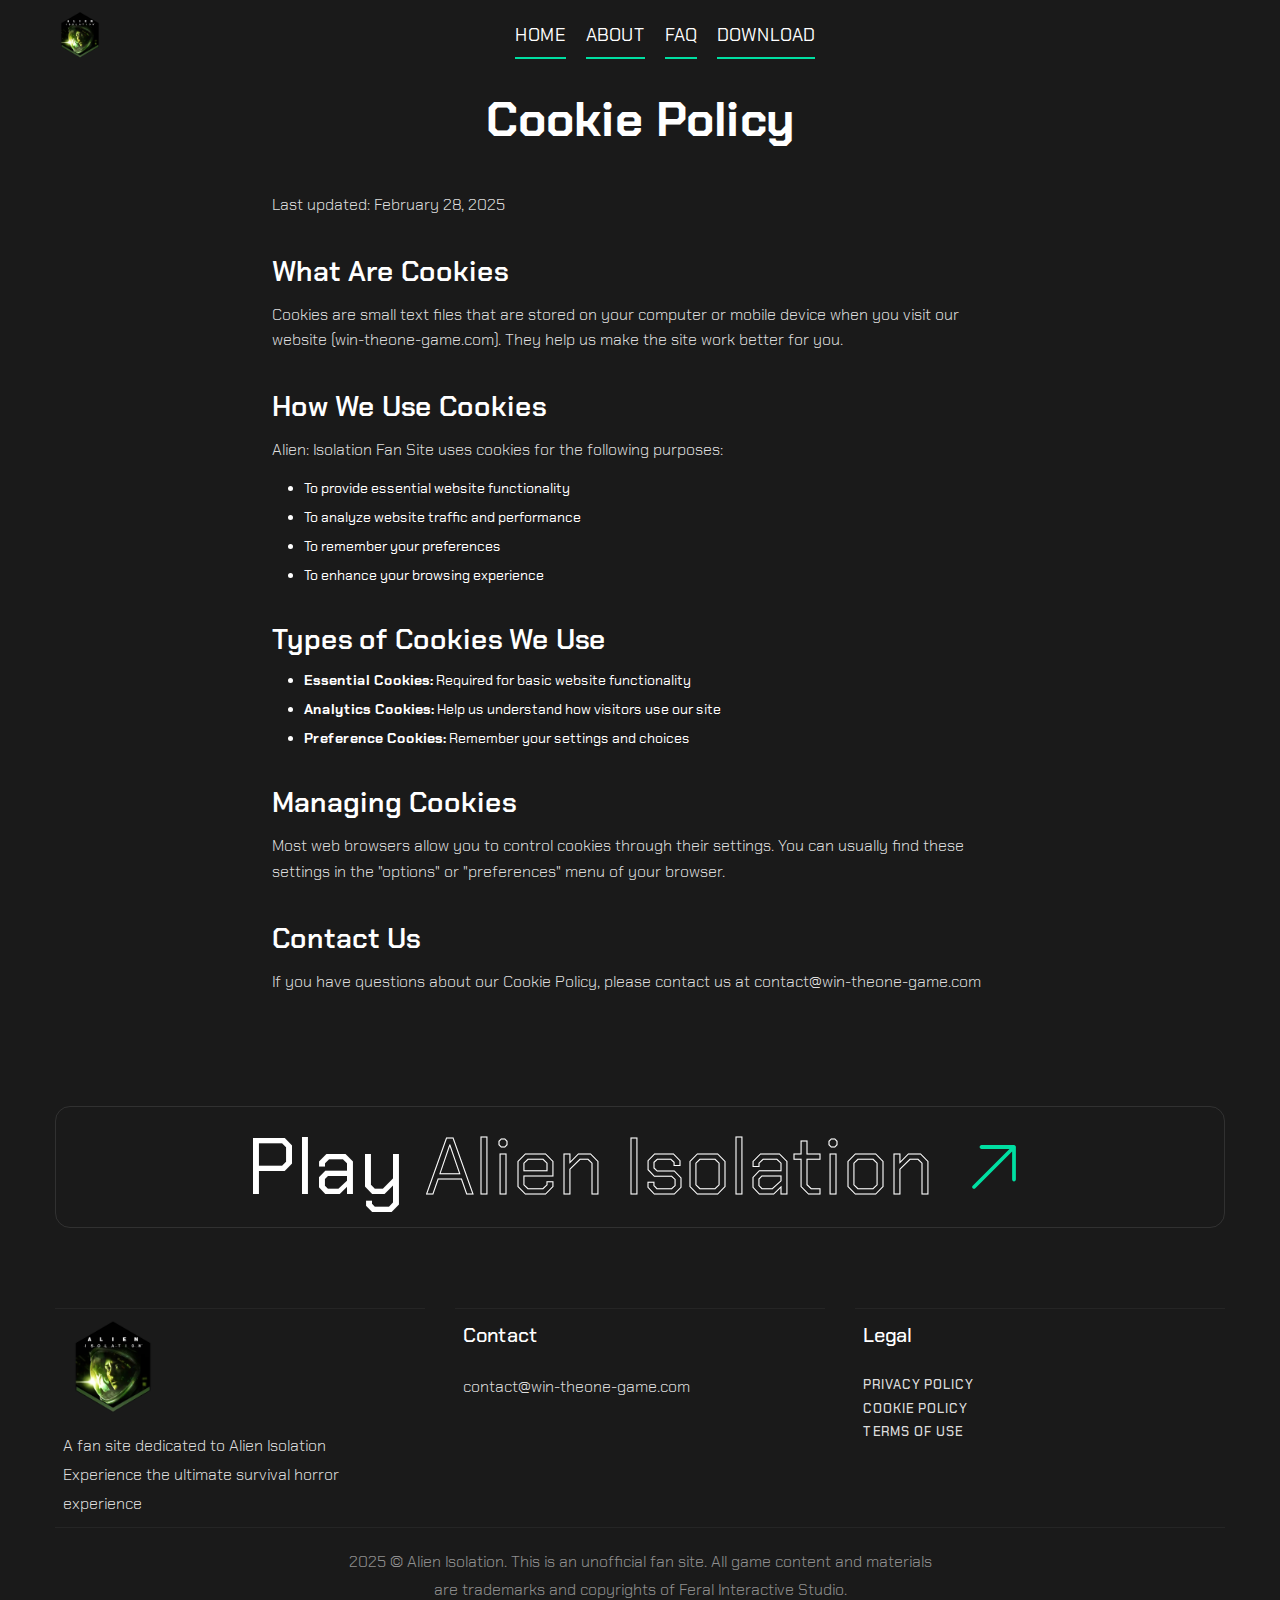
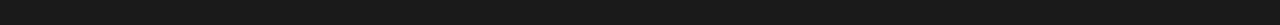
<file: cookie.html>
<!DOCTYPE html>
<html lang="en">

<head>
	<title>Cookie Policy - Alien: Isolation Fan Site</title>
	<meta charset="UTF-8">
	<meta name="viewport" content="width=device-width, initial-scale=1.0">
	<meta name="format-detection" content="telephone=no">
	<meta name="description" content="Alien: Isolation - A terrifying survival horror game where you play as Amanda Ripley. Experience true horror as you explore a desolate space station while being hunted by the perfect organism.">
	<meta name="keywords" content="Alien: Isolation, survival horror, Amanda Ripley, Sevastopol Station, stealth game, horror game, Alien game, sci-fi horror">
	<meta name="author" content="Alien: Isolation Fan Community">
	<meta property="og:title" content="Alien: Isolation - Fan Site">
	<meta property="og:description" content="Experience true survival horror as Amanda Ripley in a desperate bid to uncover the truth about your mother's disappearance while being hunted by an unstoppable alien.">
	<meta property="og:type" content="website">
	<meta property="og:url" content="https://win-theone-game.com">
	<meta property="og:image" content="img/logo.png">

	<!-- Twitter Card data -->
	<meta name="twitter:card" content="summary_large_image">
	<meta name="twitter:title" content="Alien: Isolation - Fan Site">
	<meta name="twitter:description" content="Experience true survival horror as Amanda Ripley in a desperate bid to uncover the truth about your mother's disappearance while being hunted by an unstoppable alien.">
	<meta name="twitter:image" content="img/logo.png">

	<!-- Favicon -->
	<link rel="shortcut icon" href="favicon.ico" type="image/x-icon">
	<link rel="icon" href="favicon.ico" type="image/x-icon">

	<!-- Theme Colors -->
	<meta name="theme-color" content="#1a1a1a">

	<!-- Stylesheets -->
	<link rel="stylesheet" href="css/style.min.css?_v=20250303104146">

	<!-- Font Awesome -->
	<link rel="stylesheet" href="https://cdnjs.cloudflare.com/ajax/libs/font-awesome/6.7.1/css/all.min.css?_v=20250226123916" integrity="sha512-5Hs3dF2AEPkpNAR7UiOHba+lRSJNeM2ECkwxUIxC1Q/FLycGTbNapWXB4tP889k5T5Ju8fs4b1P5z/iB4nMfSQ==" crossorigin="anonymous" referrerpolicy="no-referrer" />
</head>

<body>
	<div class="wrapper">
		<header data-scroll="120" data-scroll-show class="header">
			<div class="header__container">
				<div class="header__wrapper">
					<a href="index.html" class="header__logo">
						<!-- <svg xmlns="http://www.w3.org/2000/svg" width="800px" height="800px" viewBox="0 0 48 48">
                    <defs>
                        <style>.a {
                            fill: none;
                            stroke: #fff;
                            stroke-linecap: round;
                            stroke-linejoin: round;
                        }</style>
                    </defs>
                    <circle class="a" cx="24" cy="24" r="21.5"/>
                    <path class="a"
                          d="M7.1562,37.3617c6.68-13.4223,19.09-20.5881,21.4016-19.1306,1.6952,1.1638,2.6641,14.5061-2.9941,27.212"/>
                    <path class="a"
                          d="M3.9276,16.2961c.9415-1.7942,1.9659-3.5009,3.0476-3.5325,1.0453-.0307,4.8246,5.95,7.35,14.23"/>
                    <path class="a"
                          d="M20.0551,21.7892c-.0775-3.1524-1.3462-7.1971-2.2507-7.41-1.4-.33-4.8277,2.1706-6.5654,4.6194"/>
                    <path class="a"
                          d="M28.7362,35.6317c3.5856.8641,8.4094,3.8208,8.3376,4.3269a6.1365,6.1365,0,0,1-2.287,2.64"/>
                    <path class="a"
                          d="M34.4259,38.0126c4.0153-4.2419,4.7524-9.2731,4.2931-9.8636s-4.5346-.73-8.93-.1143"/>
                    <path class="a" d="M15.9921,25.2789s1.92-1.6241,2.595-1.388c.6932.2427,3.48,10.3376.4987,21.04"/>
                </svg> -->

						<picture><source srcset="img/logo.webp" type="image/webp"><img src="img/logo.png" alt="Image"></picture>
					</a>
					<div class="header__menu menu">
						<nav class="menu__body">
							<ul class="menu__list SMN_effect-43">
								<li class="menu__item">
									<a href="index.html#home" class="menu__link">
										Home
									</a>
								</li>
								<li class="menu__item">
									<a href="index.html#intro" class="menu__link">
										About
									</a>
								</li>
								<li class="menu__item">
									<a href="index.html#faq" class="menu__link">
										FAQ
									</a>
								</li>
								<li class="menu__item">
									<a href="index.html#download" class="menu__link">
										Download
									</a>
								</li>
							</ul>
						</nav>
					</div>
					<div class="header__actions">
						<button type="button" class="menu__icon icon-menu"><span></span></button>
					</div>
				</div>
			</div>
		</header>
		<main class="page">
			<section class="legal-page">
				<div class="legal-page__container">
					<h1 class="legal-page__title">Cookie Policy</h1>
					<div class="legal-page__content">
						<p>Last updated: February 28, 2025</p>

						<h2>What Are Cookies</h2>
						<p>Cookies are small text files that are stored on your computer or mobile device when you visit our website (win-theone-game.com). They help us make the site work better for you.</p>

						<h2>How We Use Cookies</h2>
						<p>Alien: Isolation Fan Site uses cookies for the following purposes:</p>
						<ul>
							<li>To provide essential website functionality</li>
							<li>To analyze website traffic and performance</li>
							<li>To remember your preferences</li>
							<li>To enhance your browsing experience</li>
						</ul>

						<h2>Types of Cookies We Use</h2>
						<ul>
							<li><strong>Essential Cookies:</strong> Required for basic website functionality</li>
							<li><strong>Analytics Cookies:</strong> Help us understand how visitors use our site</li>
							<li><strong>Preference Cookies:</strong> Remember your settings and choices</li>
						</ul>

						<h2>Managing Cookies</h2>
						<p>Most web browsers allow you to control cookies through their settings. You can usually find these settings in the "options" or "preferences" menu of your browser.</p>

						<h2>Contact Us</h2>
						<p>If you have questions about our Cookie Policy, please contact us at contact@win-theone-game.com</p>
					</div>
				</div>
			</section>
		</main>
		<footer class="footer">
			<div class="footer__container">
				<div class="footer__call-box">
					<h2>
						<a href="index.html#download">
							Play <span class="stroke">Alien Isolation</span>
							<svg width="18" height="18" viewBox="0 0 18 18" fill="none" xmlns="http://www.w3.org/2000/svg">
								<path d="M13.922 4.5V11.8125C13.922 11.9244 13.8776 12.0317 13.7985 12.1108C13.7193 12.1899 13.612 12.2344 13.5002 12.2344C13.3883 12.2344 13.281 12.1899 13.2018 12.1108C13.1227 12.0317 13.0783 11.9244 13.0783 11.8125V5.51953L4.79547 13.7953C4.71715 13.8736 4.61092 13.9176 4.50015 13.9176C4.38939 13.9176 4.28316 13.8736 4.20484 13.7953C4.12652 13.717 4.08252 13.6108 4.08252 13.5C4.08252 13.3892 4.12652 13.283 4.20484 13.2047L12.4806 4.92188H6.18765C6.07577 4.92188 5.96846 4.87743 5.88934 4.79831C5.81023 4.71919 5.76578 4.61189 5.76578 4.5C5.76578 4.38811 5.81023 4.28081 5.88934 4.20169C5.96846 4.12257 6.07577 4.07813 6.18765 4.07812H13.5002C13.612 4.07813 13.7193 4.12257 13.7985 4.20169C13.8776 4.28081 13.922 4.38811 13.922 4.5Z" fill="currentColor"></path>
							</svg>
						</a>
					</h2>
				</div>
				<div class="footer__sub sub-footer">
					<div class="sub-footer__item">
						<div class="sub-footer__text">
							<div class="sub-footer__logo">
								<picture><source srcset="img/logo.webp" type="image/webp"><img src="img/logo.png" alt="Alien Isolation logo"></picture>
							</div>
							<p>
								A fan site dedicated to Alien Isolation <br>
								Experience the ultimate survival horror experience
							</p>
						</div>
					</div>
					<div class="sub-footer__item">
						<div class="sub-footer__title">
							<h6>
								Contact
							</h6>
						</div>
						<div class="sub-footer__text">
							<a class="sub-footer__email" href="mailto:contact@win-theone-game.com">contact@win-theone-game.com</a>
						</div>
					</div>
					<div class="sub-footer__item">
						<div class="sub-footer__title">
							<h6>
								Legal
							</h6>
						</div>
						<div class="sub-footer__text">
							<ul>
								<li>
									<a class="sub-footer__link" href="privacy.html">
										Privacy Policy
									</a>
								</li>
								<li>
									<a class="sub-footer__link" href="cookie.html">
										Cookie Policy
									</a>
								</li>
								<li>
									<a class="sub-footer__link" href="terms.html">
										Terms of Use
									</a>
								</li>
							</ul>
						</div>
					</div>
				</div>
				<div class="footer__row">
					<div class="footer__copy">
						<p>2025 &copy; Alien Isolation. This is an unofficial fan site. All game content and
							materials are trademarks and copyrights of Feral Interactive Studio.</p>
					</div>
				</div>
			</div>
		</footer>

		<div class="cookie-card" id="cookie-uk">
			<div class="cookie-wrapper">
				<img alt="Cookie Policy" id="cookieSvg" src="img/cookie.svg" />
				<p class="cookie-cookieHeading">We use cookies</p>
				<p class="cookie-cookieDescription">
					This website uses cookies to enhance your browsing experience. You can adjust cookie settings in your
					browser.
				</p>
				<div class="cookie-buttonContainer">
					<button class="cookie-acceptButton">Allow</button>
					<button class="cookie-declineButton">Decline</button>
				</div>
			</div>
			<div class="bg-pattern"></div>
		</div>
	</div>
	<script src="js/app.min.js?_v=20250303104146"></script>
</body>

</html>
</file>
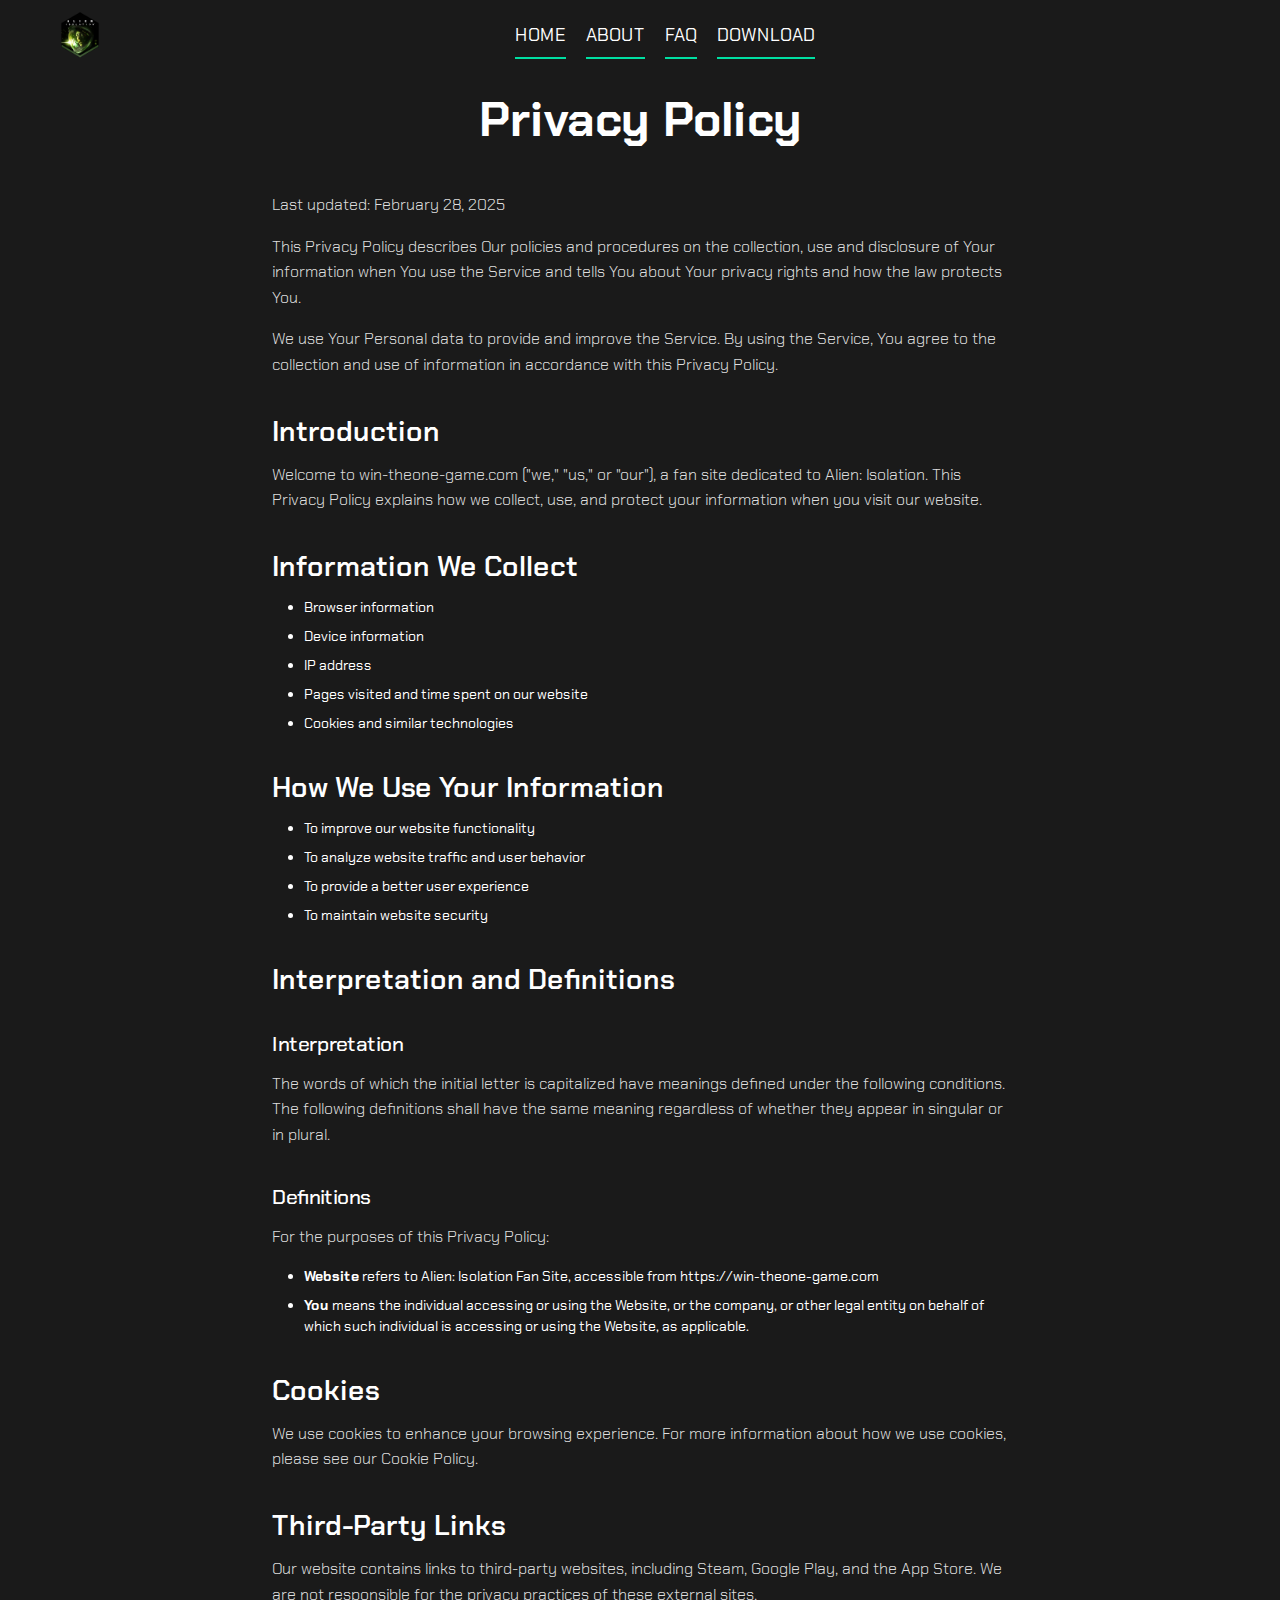
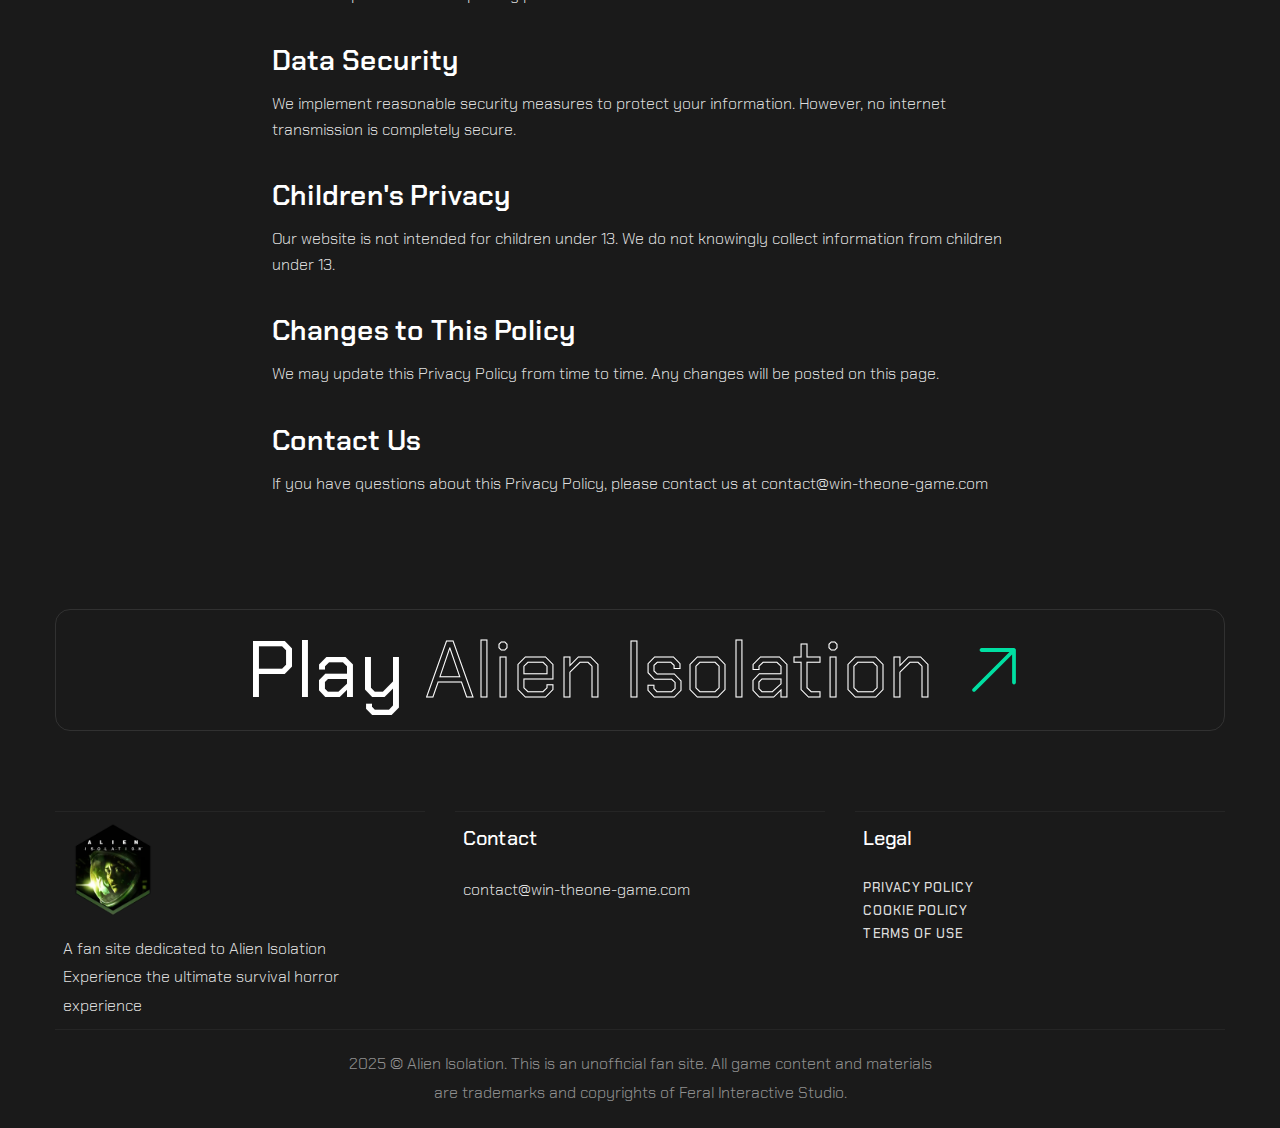
<file: privacy.html>
<!DOCTYPE html>
<html lang="en">

<head>
	<title>Privacy Policy - Alien: Isolation Fan Site</title>
	<meta charset="UTF-8">
	<meta name="viewport" content="width=device-width, initial-scale=1.0">
	<meta name="format-detection" content="telephone=no">
	<meta name="description" content="Alien: Isolation - A terrifying survival horror game where you play as Amanda Ripley. Experience true horror as you explore a desolate space station while being hunted by the perfect organism.">
	<meta name="keywords" content="Alien: Isolation, survival horror, Amanda Ripley, Sevastopol Station, stealth game, horror game, Alien game, sci-fi horror">
	<meta name="author" content="Alien: Isolation Fan Community">
	<meta property="og:title" content="Alien: Isolation - Fan Site">
	<meta property="og:description" content="Experience true survival horror as Amanda Ripley in a desperate bid to uncover the truth about your mother's disappearance while being hunted by an unstoppable alien.">
	<meta property="og:type" content="website">
	<meta property="og:url" content="https://win-theone-game.com">
	<meta property="og:image" content="img/logo.png">

	<!-- Twitter Card data -->
	<meta name="twitter:card" content="summary_large_image">
	<meta name="twitter:title" content="Alien: Isolation - Fan Site">
	<meta name="twitter:description" content="Experience true survival horror as Amanda Ripley in a desperate bid to uncover the truth about your mother's disappearance while being hunted by an unstoppable alien.">
	<meta name="twitter:image" content="img/logo.png">

	<!-- Favicon -->
	<link rel="shortcut icon" href="favicon.ico" type="image/x-icon">
	<link rel="icon" href="favicon.ico" type="image/x-icon">

	<!-- Theme Colors -->
	<meta name="theme-color" content="#1a1a1a">

	<!-- Stylesheets -->
	<link rel="stylesheet" href="css/style.min.css?_v=20250303104146">

	<!-- Font Awesome -->
	<link rel="stylesheet" href="https://cdnjs.cloudflare.com/ajax/libs/font-awesome/6.7.1/css/all.min.css?_v=20250226123916" integrity="sha512-5Hs3dF2AEPkpNAR7UiOHba+lRSJNeM2ECkwxUIxC1Q/FLycGTbNapWXB4tP889k5T5Ju8fs4b1P5z/iB4nMfSQ==" crossorigin="anonymous" referrerpolicy="no-referrer" />
</head>

<body>
	<div class="wrapper">
		<header data-scroll="120" data-scroll-show class="header">
			<div class="header__container">
				<div class="header__wrapper">
					<a href="index.html" class="header__logo">
						<!-- <svg xmlns="http://www.w3.org/2000/svg" width="800px" height="800px" viewBox="0 0 48 48">
                    <defs>
                        <style>.a {
                            fill: none;
                            stroke: #fff;
                            stroke-linecap: round;
                            stroke-linejoin: round;
                        }</style>
                    </defs>
                    <circle class="a" cx="24" cy="24" r="21.5"/>
                    <path class="a"
                          d="M7.1562,37.3617c6.68-13.4223,19.09-20.5881,21.4016-19.1306,1.6952,1.1638,2.6641,14.5061-2.9941,27.212"/>
                    <path class="a"
                          d="M3.9276,16.2961c.9415-1.7942,1.9659-3.5009,3.0476-3.5325,1.0453-.0307,4.8246,5.95,7.35,14.23"/>
                    <path class="a"
                          d="M20.0551,21.7892c-.0775-3.1524-1.3462-7.1971-2.2507-7.41-1.4-.33-4.8277,2.1706-6.5654,4.6194"/>
                    <path class="a"
                          d="M28.7362,35.6317c3.5856.8641,8.4094,3.8208,8.3376,4.3269a6.1365,6.1365,0,0,1-2.287,2.64"/>
                    <path class="a"
                          d="M34.4259,38.0126c4.0153-4.2419,4.7524-9.2731,4.2931-9.8636s-4.5346-.73-8.93-.1143"/>
                    <path class="a" d="M15.9921,25.2789s1.92-1.6241,2.595-1.388c.6932.2427,3.48,10.3376.4987,21.04"/>
                </svg> -->

						<picture><source srcset="img/logo.webp" type="image/webp"><img src="img/logo.png" alt="Image"></picture>
					</a>
					<div class="header__menu menu">
						<nav class="menu__body">
							<ul class="menu__list SMN_effect-43">
								<li class="menu__item">
									<a href="index.html#home" class="menu__link">
										Home
									</a>
								</li>
								<li class="menu__item">
									<a href="index.html#intro" class="menu__link">
										About
									</a>
								</li>
								<li class="menu__item">
									<a href="index.html#faq" class="menu__link">
										FAQ
									</a>
								</li>
								<li class="menu__item">
									<a href="index.html#download" class="menu__link">
										Download
									</a>
								</li>
							</ul>
						</nav>
					</div>
					<div class="header__actions">
						<button type="button" class="menu__icon icon-menu"><span></span></button>
					</div>
				</div>
			</div>
		</header>
		<main class="page">
			<section class="legal-page">
				<div class="legal-page__container">
					<h1 class="legal-page__title">Privacy Policy</h1>
					<div class="legal-page__content">
						<p>Last updated: February 28, 2025</p>

						<p>This Privacy Policy describes Our policies and procedures on the collection, use and disclosure of Your information when You use the Service and tells You about Your privacy rights and how the law protects You.</p>

						<p>We use Your Personal data to provide and improve the Service. By using the Service, You agree to the collection and use of information in accordance with this Privacy Policy.</p>

						<h2>Introduction</h2>
						<p>Welcome to win-theone-game.com ("we," "us," or "our"), a fan site dedicated to Alien: Isolation. This Privacy Policy explains how we collect, use, and protect your information when you visit our website.</p>

						<h2>Information We Collect</h2>
						<ul>
							<li>Browser information</li>
							<li>Device information</li>
							<li>IP address</li>
							<li>Pages visited and time spent on our website</li>
							<li>Cookies and similar technologies</li>
						</ul>

						<h2>How We Use Your Information</h2>
						<ul>
							<li>To improve our website functionality</li>
							<li>To analyze website traffic and user behavior</li>
							<li>To provide a better user experience</li>
							<li>To maintain website security</li>
						</ul>

						<h2>Interpretation and Definitions</h2>
						<h3>Interpretation</h3>
						<p>The words of which the initial letter is capitalized have meanings defined under the following conditions. The following definitions shall have the same meaning regardless of whether they appear in singular or in plural.</p>

						<h3>Definitions</h3>
						<p>For the purposes of this Privacy Policy:</p>
						<ul>
							<li><strong>Website</strong> refers to Alien: Isolation Fan Site, accessible from https://win-theone-game.com</li>
							<li><strong>You</strong> means the individual accessing or using the Website, or the company, or other legal entity on behalf of which such individual is accessing or using the Website, as applicable.</li>
						</ul>

						<h2>Cookies</h2>
						<p>We use cookies to enhance your browsing experience. For more information about how we use cookies, please see our <a href="cookie.html">Cookie Policy</a>.</p>

						<h2>Third-Party Links</h2>
						<p>Our website contains links to third-party websites, including Steam, Google Play, and the App Store. We are not responsible for the privacy practices of these external sites.</p>

						<h2>Data Security</h2>
						<p>We implement reasonable security measures to protect your information. However, no internet transmission is completely secure.</p>

						<h2>Children's Privacy</h2>
						<p>Our website is not intended for children under 13. We do not knowingly collect information from children under 13.</p>

						<h2>Changes to This Policy</h2>
						<p>We may update this Privacy Policy from time to time. Any changes will be posted on this page.</p>

						<h2>Contact Us</h2>
						<p>If you have questions about this Privacy Policy, please contact us at contact@win-theone-game.com</p>
					</div>
				</div>
			</section>
		</main>
		<footer class="footer">
			<div class="footer__container">
				<div class="footer__call-box">
					<h2>
						<a href="index.html#download">
							Play <span class="stroke">Alien Isolation</span>
							<svg width="18" height="18" viewBox="0 0 18 18" fill="none" xmlns="http://www.w3.org/2000/svg">
								<path d="M13.922 4.5V11.8125C13.922 11.9244 13.8776 12.0317 13.7985 12.1108C13.7193 12.1899 13.612 12.2344 13.5002 12.2344C13.3883 12.2344 13.281 12.1899 13.2018 12.1108C13.1227 12.0317 13.0783 11.9244 13.0783 11.8125V5.51953L4.79547 13.7953C4.71715 13.8736 4.61092 13.9176 4.50015 13.9176C4.38939 13.9176 4.28316 13.8736 4.20484 13.7953C4.12652 13.717 4.08252 13.6108 4.08252 13.5C4.08252 13.3892 4.12652 13.283 4.20484 13.2047L12.4806 4.92188H6.18765C6.07577 4.92188 5.96846 4.87743 5.88934 4.79831C5.81023 4.71919 5.76578 4.61189 5.76578 4.5C5.76578 4.38811 5.81023 4.28081 5.88934 4.20169C5.96846 4.12257 6.07577 4.07813 6.18765 4.07812H13.5002C13.612 4.07813 13.7193 4.12257 13.7985 4.20169C13.8776 4.28081 13.922 4.38811 13.922 4.5Z" fill="currentColor"></path>
							</svg>
						</a>
					</h2>
				</div>
				<div class="footer__sub sub-footer">
					<div class="sub-footer__item">
						<div class="sub-footer__text">
							<div class="sub-footer__logo">
								<picture><source srcset="img/logo.webp" type="image/webp"><img src="img/logo.png" alt="Alien Isolation logo"></picture>
							</div>
							<p>
								A fan site dedicated to Alien Isolation <br>
								Experience the ultimate survival horror experience
							</p>
						</div>
					</div>
					<div class="sub-footer__item">
						<div class="sub-footer__title">
							<h6>
								Contact
							</h6>
						</div>
						<div class="sub-footer__text">
							<a class="sub-footer__email" href="mailto:contact@win-theone-game.com">contact@win-theone-game.com</a>
						</div>
					</div>
					<div class="sub-footer__item">
						<div class="sub-footer__title">
							<h6>
								Legal
							</h6>
						</div>
						<div class="sub-footer__text">
							<ul>
								<li>
									<a class="sub-footer__link" href="privacy.html">
										Privacy Policy
									</a>
								</li>
								<li>
									<a class="sub-footer__link" href="cookie.html">
										Cookie Policy
									</a>
								</li>
								<li>
									<a class="sub-footer__link" href="terms.html">
										Terms of Use
									</a>
								</li>
							</ul>
						</div>
					</div>
				</div>
				<div class="footer__row">
					<div class="footer__copy">
						<p>2025 &copy; Alien Isolation. This is an unofficial fan site. All game content and
							materials are trademarks and copyrights of Feral Interactive Studio.</p>
					</div>
				</div>
			</div>
		</footer>

		<div class="cookie-card" id="cookie-uk">
			<div class="cookie-wrapper">
				<img alt="Cookie Policy" id="cookieSvg" src="img/cookie.svg" />
				<p class="cookie-cookieHeading">We use cookies</p>
				<p class="cookie-cookieDescription">
					This website uses cookies to enhance your browsing experience. You can adjust cookie settings in your
					browser.
				</p>
				<div class="cookie-buttonContainer">
					<button class="cookie-acceptButton">Allow</button>
					<button class="cookie-declineButton">Decline</button>
				</div>
			</div>
			<div class="bg-pattern"></div>
		</div>
	</div>
	<script src="js/app.min.js?_v=20250303104146"></script>
</body>

</html>
</file>
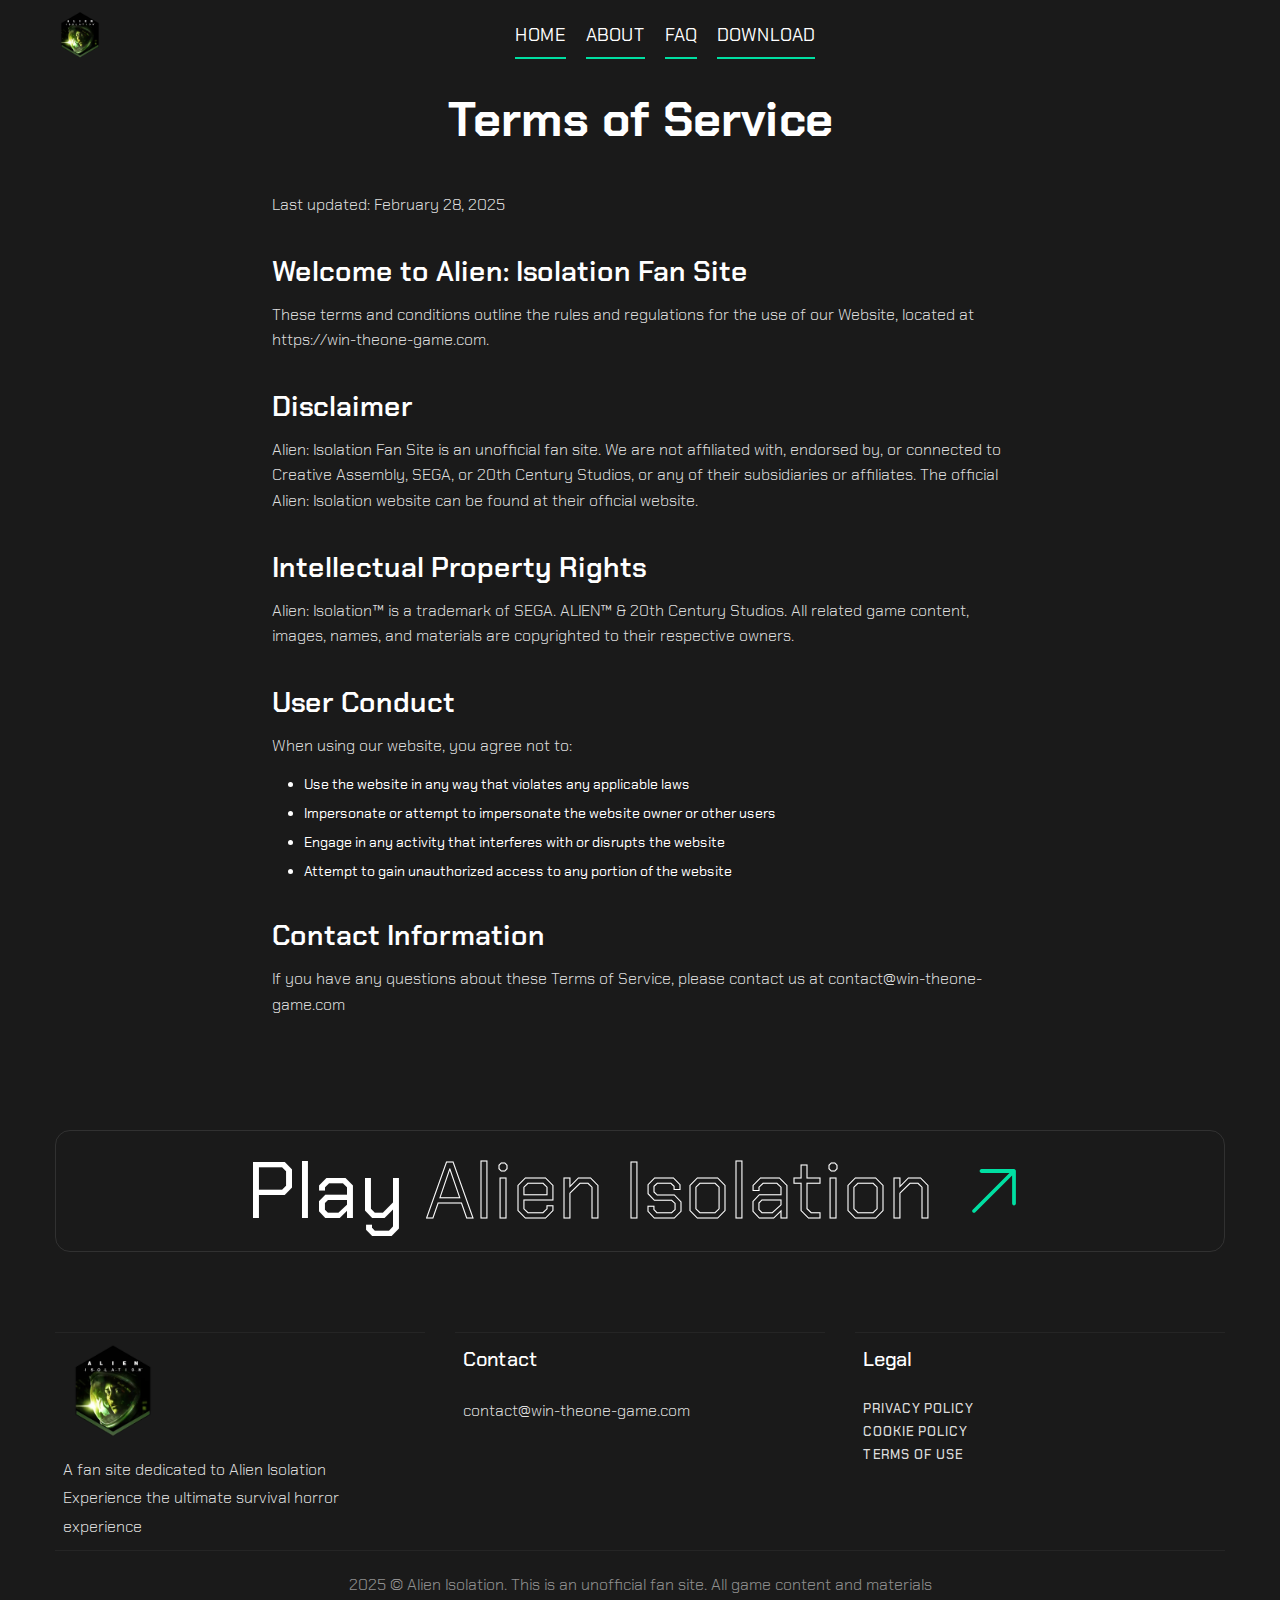
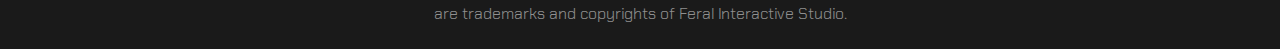
<file: terms.html>
<!DOCTYPE html>
<html lang="en">

<head>
	<title>Terms of Service - Alien: Isolation Fan Site</title>
	<meta charset="UTF-8">
	<meta name="viewport" content="width=device-width, initial-scale=1.0">
	<meta name="format-detection" content="telephone=no">
	<meta name="description" content="Alien: Isolation - A terrifying survival horror game where you play as Amanda Ripley. Experience true horror as you explore a desolate space station while being hunted by the perfect organism.">
	<meta name="keywords" content="Alien: Isolation, survival horror, Amanda Ripley, Sevastopol Station, stealth game, horror game, Alien game, sci-fi horror">
	<meta name="author" content="Alien: Isolation Fan Community">
	<meta property="og:title" content="Alien: Isolation - Fan Site">
	<meta property="og:description" content="Experience true survival horror as Amanda Ripley in a desperate bid to uncover the truth about your mother's disappearance while being hunted by an unstoppable alien.">
	<meta property="og:type" content="website">
	<meta property="og:url" content="https://win-theone-game.com">
	<meta property="og:image" content="img/logo.png">

	<!-- Twitter Card data -->
	<meta name="twitter:card" content="summary_large_image">
	<meta name="twitter:title" content="Alien: Isolation - Fan Site">
	<meta name="twitter:description" content="Experience true survival horror as Amanda Ripley in a desperate bid to uncover the truth about your mother's disappearance while being hunted by an unstoppable alien.">
	<meta name="twitter:image" content="img/logo.png">

	<!-- Favicon -->
	<link rel="shortcut icon" href="favicon.ico" type="image/x-icon">
	<link rel="icon" href="favicon.ico" type="image/x-icon">

	<!-- Theme Colors -->
	<meta name="theme-color" content="#1a1a1a">

	<!-- Stylesheets -->
	<link rel="stylesheet" href="css/style.min.css?_v=20250303104146">

	<!-- Font Awesome -->
	<link rel="stylesheet" href="https://cdnjs.cloudflare.com/ajax/libs/font-awesome/6.7.1/css/all.min.css?_v=20250226123916" integrity="sha512-5Hs3dF2AEPkpNAR7UiOHba+lRSJNeM2ECkwxUIxC1Q/FLycGTbNapWXB4tP889k5T5Ju8fs4b1P5z/iB4nMfSQ==" crossorigin="anonymous" referrerpolicy="no-referrer" />
</head>

<body>
	<div class="wrapper">
		<header data-scroll="120" data-scroll-show class="header">
			<div class="header__container">
				<div class="header__wrapper">
					<a href="index.html" class="header__logo">
						<!-- <svg xmlns="http://www.w3.org/2000/svg" width="800px" height="800px" viewBox="0 0 48 48">
                    <defs>
                        <style>.a {
                            fill: none;
                            stroke: #fff;
                            stroke-linecap: round;
                            stroke-linejoin: round;
                        }</style>
                    </defs>
                    <circle class="a" cx="24" cy="24" r="21.5"/>
                    <path class="a"
                          d="M7.1562,37.3617c6.68-13.4223,19.09-20.5881,21.4016-19.1306,1.6952,1.1638,2.6641,14.5061-2.9941,27.212"/>
                    <path class="a"
                          d="M3.9276,16.2961c.9415-1.7942,1.9659-3.5009,3.0476-3.5325,1.0453-.0307,4.8246,5.95,7.35,14.23"/>
                    <path class="a"
                          d="M20.0551,21.7892c-.0775-3.1524-1.3462-7.1971-2.2507-7.41-1.4-.33-4.8277,2.1706-6.5654,4.6194"/>
                    <path class="a"
                          d="M28.7362,35.6317c3.5856.8641,8.4094,3.8208,8.3376,4.3269a6.1365,6.1365,0,0,1-2.287,2.64"/>
                    <path class="a"
                          d="M34.4259,38.0126c4.0153-4.2419,4.7524-9.2731,4.2931-9.8636s-4.5346-.73-8.93-.1143"/>
                    <path class="a" d="M15.9921,25.2789s1.92-1.6241,2.595-1.388c.6932.2427,3.48,10.3376.4987,21.04"/>
                </svg> -->

						<picture><source srcset="img/logo.webp" type="image/webp"><img src="img/logo.png" alt="Image"></picture>
					</a>
					<div class="header__menu menu">
						<nav class="menu__body">
							<ul class="menu__list SMN_effect-43">
								<li class="menu__item">
									<a href="index.html#home" class="menu__link">
										Home
									</a>
								</li>
								<li class="menu__item">
									<a href="index.html#intro" class="menu__link">
										About
									</a>
								</li>
								<li class="menu__item">
									<a href="index.html#faq" class="menu__link">
										FAQ
									</a>
								</li>
								<li class="menu__item">
									<a href="index.html#download" class="menu__link">
										Download
									</a>
								</li>
							</ul>
						</nav>
					</div>
					<div class="header__actions">
						<button type="button" class="menu__icon icon-menu"><span></span></button>
					</div>
				</div>
			</div>
		</header>
		<main class="page">
			<section class="legal-page">
				<div class="legal-page__container">
					<h1 class="legal-page__title">Terms of Service</h1>
					<div class="legal-page__content">
						<p>Last updated: February 28, 2025</p>

						<h2>Welcome to Alien: Isolation Fan Site</h2>
						<p>These terms and conditions outline the rules and regulations for the use of our Website, located at https://win-theone-game.com.</p>

						<h2>Disclaimer</h2>
						<p>Alien: Isolation Fan Site is an unofficial fan site. We are not affiliated with, endorsed by, or connected to Creative Assembly, SEGA, or 20th Century Studios, or any of their subsidiaries or affiliates. The official Alien: Isolation website can be found at their official website.</p>

						<h2>Intellectual Property Rights</h2>
						<p>Alien: Isolation™ is a trademark of SEGA. ALIEN™ &amp; 20th Century Studios. All related game content, images, names, and materials are copyrighted to their respective owners.</p>

						<h2>User Conduct</h2>
						<p>When using our website, you agree not to:</p>
						<ul>
							<li>Use the website in any way that violates any applicable laws</li>
							<li>Impersonate or attempt to impersonate the website owner or other users</li>
							<li>Engage in any activity that interferes with or disrupts the website</li>
							<li>Attempt to gain unauthorized access to any portion of the website</li>
						</ul>

						<h2>Contact Information</h2>
						<p>If you have any questions about these Terms of Service, please contact us at contact@win-theone-game.com</p>
					</div>
				</div>
			</section>
		</main>
		<footer class="footer">
			<div class="footer__container">
				<div class="footer__call-box">
					<h2>
						<a href="index.html#download">
							Play <span class="stroke">Alien Isolation</span>
							<svg width="18" height="18" viewBox="0 0 18 18" fill="none" xmlns="http://www.w3.org/2000/svg">
								<path d="M13.922 4.5V11.8125C13.922 11.9244 13.8776 12.0317 13.7985 12.1108C13.7193 12.1899 13.612 12.2344 13.5002 12.2344C13.3883 12.2344 13.281 12.1899 13.2018 12.1108C13.1227 12.0317 13.0783 11.9244 13.0783 11.8125V5.51953L4.79547 13.7953C4.71715 13.8736 4.61092 13.9176 4.50015 13.9176C4.38939 13.9176 4.28316 13.8736 4.20484 13.7953C4.12652 13.717 4.08252 13.6108 4.08252 13.5C4.08252 13.3892 4.12652 13.283 4.20484 13.2047L12.4806 4.92188H6.18765C6.07577 4.92188 5.96846 4.87743 5.88934 4.79831C5.81023 4.71919 5.76578 4.61189 5.76578 4.5C5.76578 4.38811 5.81023 4.28081 5.88934 4.20169C5.96846 4.12257 6.07577 4.07813 6.18765 4.07812H13.5002C13.612 4.07813 13.7193 4.12257 13.7985 4.20169C13.8776 4.28081 13.922 4.38811 13.922 4.5Z" fill="currentColor"></path>
							</svg>
						</a>
					</h2>
				</div>
				<div class="footer__sub sub-footer">
					<div class="sub-footer__item">
						<div class="sub-footer__text">
							<div class="sub-footer__logo">
								<picture><source srcset="img/logo.webp" type="image/webp"><img src="img/logo.png" alt="Alien Isolation logo"></picture>
							</div>
							<p>
								A fan site dedicated to Alien Isolation <br>
								Experience the ultimate survival horror experience
							</p>
						</div>
					</div>
					<div class="sub-footer__item">
						<div class="sub-footer__title">
							<h6>
								Contact
							</h6>
						</div>
						<div class="sub-footer__text">
							<a class="sub-footer__email" href="mailto:contact@win-theone-game.com">contact@win-theone-game.com</a>
						</div>
					</div>
					<div class="sub-footer__item">
						<div class="sub-footer__title">
							<h6>
								Legal
							</h6>
						</div>
						<div class="sub-footer__text">
							<ul>
								<li>
									<a class="sub-footer__link" href="privacy.html">
										Privacy Policy
									</a>
								</li>
								<li>
									<a class="sub-footer__link" href="cookie.html">
										Cookie Policy
									</a>
								</li>
								<li>
									<a class="sub-footer__link" href="terms.html">
										Terms of Use
									</a>
								</li>
							</ul>
						</div>
					</div>
				</div>
				<div class="footer__row">
					<div class="footer__copy">
						<p>2025 &copy; Alien Isolation. This is an unofficial fan site. All game content and
							materials are trademarks and copyrights of Feral Interactive Studio.</p>
					</div>
				</div>
			</div>
		</footer>

		<div class="cookie-card" id="cookie-uk">
			<div class="cookie-wrapper">
				<img alt="Cookie Policy" id="cookieSvg" src="img/cookie.svg" />
				<p class="cookie-cookieHeading">We use cookies</p>
				<p class="cookie-cookieDescription">
					This website uses cookies to enhance your browsing experience. You can adjust cookie settings in your
					browser.
				</p>
				<div class="cookie-buttonContainer">
					<button class="cookie-acceptButton">Allow</button>
					<button class="cookie-declineButton">Decline</button>
				</div>
			</div>
			<div class="bg-pattern"></div>
		</div>
	</div>
	<script src="js/app.min.js?_v=20250303104146"></script>
</body>

</html>
</file>
<file: css/style.min.css>
@charset "UTF-8";@import url('https://fonts.googleapis.com/css2?family=Chakra+Petch:wght@300;400;500;600;700&display=swap');:root{--primary:#EEEEEE;--secondary:#2C3E50;--accent:#00DFA2;--inverse:#ECF0F1;--bg-primary:#1a1a1a;--bg-secondary:#76ABAE;--text-primary:#ECF0F1;--text-secondary:#BDC3C7;--text-accent:#00DFA2;--text-inverse:#17202A}*{padding:0;margin:0;border:0}*,:after,:before{-webkit-box-sizing:border-box;box-sizing:border-box}body,html{height:100%;min-width:320px}body{color:#fff;line-height:1;font-family:"Chakra Petch";font-size:.875rem;-ms-text-size-adjust:100%;-moz-text-size-adjust:100%;-webkit-text-size-adjust:100%;-webkit-font-smoothing:antialiased;-moz-osx-font-smoothing:grayscale}button,input,textarea{font-family:"Chakra Petch";font-size:inherit;line-height:inherit}button{cursor:pointer;color:inherit;background-color:transparent}a{color:inherit;text-decoration:none}ul li{list-style:none}img{vertical-align:top}h1,h2,h3,h4,h5,h6{font-weight:inherit;font-size:inherit}html{scroll-behavior:smooth}body{opacity:0;background-color:var(--bg-primary);-webkit-transition:opacity .6s;transition:opacity .6s}.lock body{overflow:hidden;-ms-touch-action:none;touch-action:none;-ms-scroll-chaining:none;overscroll-behavior:none}.loaded body{opacity:1}.wrapper{min-height:100%;display:-webkit-box;display:-ms-flexbox;display:flex;-webkit-box-orient:vertical;-webkit-box-direction:normal;-ms-flex-direction:column;flex-direction:column;overflow:hidden}@supports (overflow:clip){.wrapper{overflow:clip}}.wrapper>main{-webkit-box-flex:1;-ms-flex:1 1 auto;flex:1 1 auto}.wrapper>*{min-width:0}[class*=__container]{max-width:75rem;margin:0 auto;padding:0 .9375rem}.spollers{display:-ms-grid;display:grid;gap:15px}.spollers__item{font-size:1.25rem}.spollers__title{width:100%;cursor:default;text-align:left;border-bottom:1px solid rgba(255,255,255,.1);padding:.9375rem .9375rem;position:relative;list-style:none;line-height:1.5}._spoller-init .spollers__title{cursor:pointer}._spoller-init .spollers__title::after,._spoller-init .spollers__title::before{content:"";position:absolute;right:10px;top:50%;background-color:#fff;height:2px;width:15px;-webkit-transition:-webkit-transform .5s ease 0s;transition:-webkit-transform .5s ease 0s;transition:transform .5s ease 0s;transition:transform .5s ease 0s,-webkit-transform .5s ease 0s}._spoller-init .spollers__title::before{-webkit-transform:translate(-75%,-50%) rotate(40deg);-ms-transform:translate(-75%,-50%) rotate(40deg);transform:translate(-75%,-50%) rotate(40deg)}._spoller-init .spollers__title::after{-webkit-transform:translate(0,-50%) rotate(-40deg);-ms-transform:translate(0,-50%) rotate(-40deg);transform:translate(0,-50%) rotate(-40deg)}._spoller-init .spollers__title._spoller-active::before{-webkit-transform:translateX(-75%) rotate(-40deg);-ms-transform:translateX(-75%) rotate(-40deg);transform:translateX(-75%) rotate(-40deg)}._spoller-init .spollers__title._spoller-active::after{-webkit-transform:rotate(40deg);-ms-transform:rotate(40deg);transform:rotate(40deg)}.spollers__body{padding:1.25rem}[class*=-ibg]{position:relative}[class*=-ibg] img{position:absolute;width:100%;height:100%;top:0;left:0;-o-object-fit:cover;object-fit:cover}[class*=-ibg_contain] img{-o-object-fit:contain;object-fit:contain}p{line-height:1.8;font-size:1rem;font-weight:300;color:#ddd}.bg-gray p{color:#333}.section-padding{position:relative;z-index:1;padding:7.5rem 0}.bg-gray{position:relative;border-radius:50px;background:#eff2f5;color:#1d1d1d;overflow:hidden}.bg-gray .block__description{color:#333}.bord-top{border-top:1px solid rgba(0,0,0,.1)}.title{line-height:1.3}.title_big{font-weight:600}.subtitle{font-size:.875rem;font-weight:300;text-transform:uppercase;letter-spacing:2px;display:-webkit-box;display:-ms-flexbox;display:flex;-webkit-box-align:center;-ms-flex-align:center;align-items:center;-webkit-box-pack:center;-ms-flex-pack:center;justify-content:center}.subtitle span{margin-left:.625rem}.btn_sqr{display:inline-block;padding:.875rem 2.1875rem;background-color:var(--accent);border:1px solid transparent;color:#444;font-weight:600;-webkit-transition:.3s ease-in-out;transition:.3s ease-in-out;text-align:center}.btn_sqr:hover{background:0 0!important;border-color:#fff;color:#fff!important}.block{position:relative}.block__header{position:relative;z-index:1;display:-webkit-box;display:-ms-flexbox;display:flex;-webkit-box-pack:justify;-ms-flex-pack:justify;justify-content:space-between;-webkit-box-align:center;-ms-flex-align:center;align-items:center;margin-bottom:5rem}.block__label{position:relative;-webkit-box-flex:1;-ms-flex:1 1 70%;flex:1 1 70%}.block__tag{font-weight:500;line-height:1.8;padding:.625rem 2.1875rem;font-size:.75rem;text-transform:uppercase;letter-spacing:1px;border-radius:30px;border:2px dashed var(--accent);display:inline-block;position:relative;margin-bottom:1.125rem}.block__tag:after,.block__tag:before{content:"";position:absolute;top:50%;-webkit-transform:translateY(-50%);-ms-transform:translateY(-50%);transform:translateY(-50%);width:5px;height:5px;border-radius:50%;background:var(--accent)}.block__tag:before{left:15px}.block__tag:after{right:15px}.block__title{font-weight:700}.block__description{-webkit-box-flex:0;-ms-flex:0 1 30%;flex:0 1 30%;line-height:1.8;font-size:1rem;font-weight:300;color:#ddd;margin:0}.marq{position:relative;margin-bottom:6.25rem}.marq__wrapper{display:-webkit-box;display:-ms-flexbox;display:flex;-webkit-box-align:center;-ms-flex-align:center;align-items:center;width:100%}.marq__slide{-webkit-transform:rotate(-2deg);-ms-transform:rotate(-2deg);transform:rotate(-2deg);opacity:.4;position:relative;display:-webkit-box;display:-ms-flexbox;display:flex}.marq__box{position:relative;-webkit-animation:slide-har 80s linear infinite;animation:slide-har 80s linear infinite;display:-webkit-box;display:-ms-flexbox;display:flex}.marq__item{padding:0 1.875rem}.marq__item h4{font-weight:700;white-space:nowrap;line-height:1;margin:0;color:transparent;-webkit-text-stroke:.5px #fff}.no-webp .bg-pattern{background-image:url(../img/bg-pattern.png)}.bg-pattern{position:absolute;top:0;left:0;width:100%;height:100%;pointer-events:none;background-size:auto;background-repeat:repeat}@-webkit-keyframes slide-har{0%{-webkit-transform:translateX(0);transform:translateX(0)}100%{-webkit-transform:translateX(-100%);transform:translateX(-100%)}}@keyframes slide-har{0%{-webkit-transform:translateX(0);transform:translateX(0)}100%{-webkit-transform:translateX(-100%);transform:translateX(-100%)}}.block-header{margin-top:1.25rem}.block-header__label{max-width:70%}.block-header__label h6{position:relative;font-size:.875rem;font-weight:300;text-transform:uppercase;letter-spacing:2px;padding-left:.9375rem;margin-bottom:.625rem}.block-header__label h6:after{content:"";position:absolute;top:50%;left:0;-webkit-transform:translateY(-50%);-ms-transform:translateY(-50%);transform:translateY(-50%);width:5px;height:5px;border-radius:50%;background:var(--accent)}.block-header__label h1{font-weight:600}.block-header__text{margin-top:1.875rem;display:-webkit-box;display:-ms-flexbox;display:flex;-webkit-box-pack:end;-ms-flex-pack:end;justify-content:flex-end;text-align:right}.block-header__text p{max-width:42%;line-height:1.8;font-size:1rem;font-weight:300;color:#ddd}.block-header__marq{margin-bottom:-2.5rem;text-transform:uppercase;padding-bottom:0}.block-header__slide{position:relative;display:-webkit-box;display:-ms-flexbox;display:flex}.block-header__box{display:-webkit-box;display:-ms-flexbox;display:flex;position:relative;-webkit-animation:slide-har 150s linear infinite;animation:slide-har 150s linear infinite}.block-header__item{padding:0 1.875rem}.block-header__item:nth-of-type(even) h4{color:transparent;-webkit-text-stroke:.5px #fff}.block-header__item h4{font-size:10vw;font-weight:800;white-space:nowrap;line-height:1;margin:0}.item-blog{-webkit-box-flex:0;-ms-flex:0 0 30%;flex:0 0 30%;padding:0 1.25rem}.item-blog__header h6{font-size:1.25rem;font-weight:500;line-height:1.8;margin-bottom:1.25rem}.item-blog__header h6 a{-webkit-transition:color .3s;transition:color .3s}.item-blog__header h6 a:hover{color:var(--accent)}.item-blog__info{border-top:1px solid rgba(255,255,255,.05);margin-bottom:1.25rem;padding-top:1.25rem;font-size:.6875rem;font-weight:300;text-transform:uppercase;letter-spacing:1px}.item-blog__by i{font-weight:400}.item-blog__dot{display:inline-block;width:5px;height:5px;border-radius:50%;background-color:var(--accent)}.item-blog__date i{font-weight:400}.item-blog__img{position:relative}.item-blog__img img{max-height:400px;width:100%;height:auto;-o-object-fit:cover;object-fit:cover}.item-blog__img a{display:-webkit-box;display:-ms-flexbox;display:flex;-webkit-box-pack:center;-ms-flex-pack:center;justify-content:center;-webkit-box-align:center;-ms-flex-align:center;align-items:center;width:75px;height:75px;text-align:center;line-height:75px;border-radius:50%;position:absolute;top:50%;left:50%;-webkit-transform:translateX(-50%) translateY(-50%) scale(0);-ms-transform:translateX(-50%) translateY(-50%) scale(0);transform:translateX(-50%) translateY(-50%) scale(0);color:#1d1d1d;z-index:3;opacity:0;-webkit-transition:all .4s;transition:all .4s;background-color:var(--accent)}.item-blog__img svg{width:25px;height:25px}.item-blog__img:after{content:"";position:absolute;top:0;left:0;width:100%;height:100%;background:#1d1d1d;opacity:0;-webkit-transition:all .4s;transition:all .4s}.item-blog__img:hover a{opacity:1;-webkit-transform:translateX(-50%) translateY(-50%) scale(1);-ms-transform:translateX(-50%) translateY(-50%) scale(1);transform:translateX(-50%) translateY(-50%) scale(1)}.item-blog__img:hover:after{opacity:.7}.blog-grid__wrapper{display:-webkit-box;display:-ms-flexbox;display:flex;-webkit-box-align:center;-ms-flex-align:center;align-items:center;-webkit-box-pack:justify;-ms-flex-pack:justify;justify-content:space-between;-ms-flex-wrap:wrap;flex-wrap:wrap;gap:3.125rem}.blog-grid__wrapper .item-blog{min-width:300px}.terms__text{margin-bottom:6.25rem}.terms__text h2{font-size:2.25rem;margin:1.25rem 0}.terms__text ul{padding-left:1.25rem}.terms__text ul li{list-style-type:decimal;line-height:1.5;font-size:1.125rem;margin-bottom:.3125rem}.cookie-card{width:21.875rem;height:auto;min-height:12.5rem;background-color:#333;padding:1.25rem 1.875rem;position:fixed;bottom:2%;right:2%;-webkit-box-shadow:rgba(0,0,0,.25) 0 14px 28px,rgba(0,0,0,.22) 0 10px 10px;box-shadow:rgba(0,0,0,.25) 0 14px 28px,rgba(0,0,0,.22) 0 10px 10px;display:none;z-index:1000;border-radius:5px}.cookie-card .bg-pattern{border-radius:5px}.cookie-wrapper{position:relative;z-index:2;display:-webkit-box;display:-ms-flexbox;display:flex;-webkit-box-orient:vertical;-webkit-box-direction:normal;-ms-flex-direction:column;flex-direction:column;-webkit-box-align:center;-ms-flex-align:center;align-items:center;-webkit-box-pack:center;-ms-flex-pack:center;justify-content:center;gap:.8125rem}.cookie-card.show{display:-webkit-box!important;display:-ms-flexbox!important;display:flex!important}.cookie-card p{margin:0;font-size:.875rem}.cookie-card p:first-of-type{font-size:1.25rem}#cookieSvg{position:absolute;top:-50px;left:-50px;width:60px}#cookieSvg g path{fill:#615151}.cookie-cookieHeading{font-size:1.1875rem;font-weight:800;color:#1a1a1a}.cookie-cookieDescription{text-align:center;font-size:.6875rem;font-weight:600;color:#636363}.cookie-buttonContainer{display:-webkit-box;display:-ms-flexbox;display:flex;gap:.625rem;-webkit-box-orient:horizontal;-webkit-box-direction:normal;-ms-flex-direction:row;flex-direction:row;width:100%;-webkit-box-pack:center;-ms-flex-pack:center;justify-content:center;margin-top:.3125rem}.cookie-acceptButton,.cookie-declineButton{min-width:5rem;height:1.875rem;padding:0 .9375rem;-webkit-transition:all .2s ease;transition:all .2s ease;border:none;cursor:pointer;font-weight:600;border-radius:5px;font-size:.75rem}.cookie-acceptButton{background-color:var(--accent);color:#f1f1f1}.cookie-acceptButton:hover{background-color:#1d1d1d}.cookie-declineButton{background-color:#dadada;color:#2e2e2e}.cookie-declineButton:hover{background-color:#ebebeb}.legal-page{padding:6rem 0;background-color:var(--dark-bg);color:var(--text-color)}.legal-page__container{max-width:800px;margin:0 auto;padding:0 2rem}.legal-page__title{font-size:3rem;font-weight:700;margin-bottom:3rem;text-align:center;color:var(--accent-color)}.legal-page__content h2{font-size:1.75rem;font-weight:600;margin:2.5rem 0 1rem;color:var(--accent-color)}.legal-page__content h3{font-size:1.3rem;font-weight:500;margin:2.5rem 0 1rem;color:var(--accent-color)}.legal-page__content p{font-size:1rem;line-height:1.6;margin-bottom:1rem}.legal-page__content ul{margin:1rem 0 1.5rem 2rem}.legal-page__content ul li{list-style-type:disc;color:var(--text-color);margin-bottom:.5rem;line-height:1.5}.legal-page__content ul li::marker{color:var(--accent-color)}.legal-page__last-updated{margin-top:3rem;font-style:italic;color:var(--text-muted);text-align:center}.header{position:absolute;width:100%;z-index:10000}.header._header-scroll{position:fixed;top:-200%}.header._header-show{-webkit-transition:all .3s ease 0s;transition:all .3s ease 0s;top:0;visibility:visible!important;-webkit-animation-duration:2s;animation-duration:2s;-webkit-animation-name:none;animation-name:none;background-color:rgba(0,0,0,.9)}.header__wrapper{display:-webkit-box;display:-ms-flexbox;display:flex;-webkit-box-pack:justify;-ms-flex-pack:justify;justify-content:space-between;-webkit-box-align:center;-ms-flex-align:center;align-items:center;padding:.625rem 0}.header__logo{position:relative;z-index:2;max-width:3.125rem;border-radius:6px;overflow:hidden}.header__logo img{-o-object-fit:contain;object-fit:contain;width:100%;height:100%}.menu__list{display:-webkit-box;display:-ms-flexbox;display:flex;-webkit-box-pack:justify;-ms-flex-pack:justify;justify-content:space-between;-webkit-box-align:center;-ms-flex-align:center;align-items:center;-webkit-column-gap:1.25rem;-moz-column-gap:1.25rem;column-gap:1.25rem}.menu__item{font-size:1.125rem;line-height:1.6}.menu__link{position:relative;text-decoration:none;text-transform:uppercase;display:block;-webkit-transition:color .3s;transition:color .3s}.icon-menu{display:none}.footer__call-box{padding:1.25rem;border:1px solid rgba(255,255,255,.1);border-radius:15px;margin-bottom:5rem;text-align:center;-webkit-transition:.3s all;transition:.3s all}.footer__call-box:hover{border:1px solid rgba(255,255,255,.5)}.footer__call-box a{display:-webkit-box;display:-ms-flexbox;display:flex;-webkit-box-pack:center;-ms-flex-pack:center;justify-content:center;-webkit-box-align:center;-ms-flex-align:center;align-items:center}.footer__call-box .stroke{color:transparent;-webkit-text-stroke:1px #fff}.footer__call-box svg{color:var(--accent)}.footer__row{display:-webkit-box;display:-ms-flexbox;display:flex;-webkit-box-pack:center;-ms-flex-pack:center;justify-content:center;-webkit-box-align:center;-ms-flex-align:center;align-items:center;padding:1.25rem 0;border-top:1px solid rgba(255,255,255,.05)}.footer__copy{font-size:.75rem;opacity:.6;line-height:1.4;text-align:center;max-width:37.5rem}.sub-footer{display:-ms-grid;display:grid;-ms-grid-columns:(1fr)[3];grid-template-columns:repeat(3,1fr);gap:1.875rem}.sub-footer__item{padding:.5rem;border-top:1px solid rgba(255,255,255,.05)}.sub-footer__title{margin-bottom:1.25rem;font-size:1.25rem;font-weight:500;line-height:1.8}.sub-footer__text{line-height:1.8;font-size:1rem;font-weight:300;color:#ddd}.sub-footer__text p{margin-bottom:.625rem}.sub-footer__text p:last-child{margin-bottom:0}.sub-footer__logo{max-width:6.25rem;margin-bottom:.9375rem;border-radius:.375rem;overflow:hidden}.sub-footer__logo img{width:100%;height:100%;-o-object-fit:contain;object-fit:contain}.sub-footer__email{display:block;margin-bottom:.625rem;-webkit-transition:color .3s;transition:color .3s}.sub-footer__email:hover{color:var(--accent)}.sub-footer__link{display:block;margin-bottom:.9375rem;font-size:.8125rem;text-transform:uppercase;letter-spacing:1px;font-weight:500;opacity:1;-webkit-transition:color .3s;transition:color .3s}.sub-footer__link:hover{color:var(--accent)}.sub-footer__link:last-child{margin-bottom:0}.hero{position:relative;height:100dvh;width:100%;overflow:hidden;background-color:var(--bg-primary)}.hero__wrapper{position:relative;width:100%;height:100%}.hero__wrapper video{width:100%;height:100%;-o-object-fit:cover;object-fit:cover;opacity:.6}.hero__overlay{content:"";position:absolute;width:100%;height:100%;background:linear-gradient(135deg,var(--bg-primary) 0,rgba(26,26,26,.8) 50%,rgba(26,26,26,.6) 100%);z-index:1}.hero__content{position:absolute;top:0;left:0;width:100%;height:100%;z-index:2;display:-webkit-box;display:-ms-flexbox;display:flex;-webkit-box-align:center;-ms-flex-align:center;align-items:center}.hero__label{display:-webkit-box;display:-ms-flexbox;display:flex;-webkit-box-align:center;-ms-flex-align:center;align-items:center;gap:1rem;margin-bottom:2rem}.hero__tag{background:var(--accent);color:var(--bg-primary);padding:.5rem 1rem;border-radius:4px;font-size:.875rem;font-weight:600;text-transform:uppercase;letter-spacing:1px}.hero__divider{width:1px;height:20px;background-color:var(--text-accent);opacity:.3}.hero__platform{color:var(--text-accent);font-size:.875rem;font-weight:500;text-transform:uppercase;letter-spacing:1px}.hero__title{display:-webkit-box;display:-ms-flexbox;display:flex;-webkit-box-orient:vertical;-webkit-box-direction:normal;-ms-flex-direction:column;flex-direction:column;margin-bottom:1.5rem}.hero__title-top{font-size:clamp(1rem,.9rem + .5vw,1.25rem);color:var(--text-secondary);margin-bottom:.5rem;font-weight:500}.hero__title-main{font-size:clamp(3rem,8vw,6rem);font-weight:800;line-height:1;color:var(--text-primary);text-transform:uppercase;letter-spacing:2px}.hero__title-sub{font-size:clamp(2rem,6vw,4rem);font-weight:700;line-height:1;color:var(--text-accent);text-transform:uppercase;letter-spacing:1px}.hero__description{font-size:clamp(1rem,.9rem + .5vw,1.25rem);color:var(--text-secondary);line-height:1.6;margin-bottom:2rem}.hero__features{display:-webkit-box;display:-ms-flexbox;display:flex;gap:2rem;margin-bottom:2.5rem}.hero__feature{display:-webkit-box;display:-ms-flexbox;display:flex;-webkit-box-align:center;-ms-flex-align:center;align-items:center;gap:.75rem;color:var(--text-primary)}.hero__feature i{color:var(--text-accent);font-size:1.25rem}.hero__feature span{font-size:.875rem;font-weight:500}.hero__actions{display:-webkit-box;display:-ms-flexbox;display:flex;gap:1rem;-ms-flex-wrap:wrap;flex-wrap:wrap}.hero__btn{display:-webkit-inline-box;display:-ms-inline-flexbox;display:inline-flex;-webkit-box-align:center;-ms-flex-align:center;align-items:center;gap:.75rem;padding:1rem 2rem;font-weight:600;border-radius:4px;-webkit-transition:all .3s ease;transition:all .3s ease}.hero__btn--primary{background:var(--accent);color:var(--bg-primary)}.hero__btn--primary:hover{-webkit-transform:translateY(-3px);-ms-transform:translateY(-3px);transform:translateY(-3px);-webkit-box-shadow:0 5px 15px rgba(0,223,162,.3);box-shadow:0 5px 15px rgba(0,223,162,.3)}.hero__btn--secondary{background:rgba(0,223,162,.1);color:var(--text-accent);border:1px solid var(--accent)}.hero__btn--secondary:hover{background:rgba(0,223,162,.2);-webkit-transform:translateY(-3px);-ms-transform:translateY(-3px);transform:translateY(-3px)}.hero__btn i{font-size:1.1rem}.numbers-intro{display:-webkit-box;display:-ms-flexbox;display:flex;-webkit-box-pack:justify;-ms-flex-pack:justify;justify-content:space-between;-webkit-box-align:center;-ms-flex-align:center;align-items:center;text-align:center;-ms-flex-wrap:wrap;flex-wrap:wrap}.numbers-intro__item{padding:1.25rem}.numbers-intro__num{font-weight:800}.numbers-intro__num.stroke{color:transparent;-webkit-text-stroke:1px var(--text-primary)}.services{position:relative;overflow:hidden}.items-services{position:relative;z-index:1}.items-services__item{height:350px;display:-webkit-box;display:-ms-flexbox;display:flex;-webkit-box-orient:vertical;-webkit-box-direction:normal;-ms-flex-direction:column;flex-direction:column;padding:2.5rem;background-color:var(--bg-primary);border:1px solid rgba(0,0,0,.1);border-radius:.625rem;-webkit-transition:all .3s ease;transition:all .3s ease;position:relative;overflow:hidden}.items-services__item:hover{border-color:var(--accent);-webkit-transform:translateY(-5px);-ms-transform:translateY(-5px);transform:translateY(-5px)}.items-services__item:hover .items-services__number{color:var(--text-primary)}.items-services__number{font-size:.875rem;font-weight:600;color:var(--text-primary);margin-bottom:1.25rem;-webkit-transition:color .3s ease;transition:color .3s ease}.items-services__title{font-size:1.5rem;font-weight:600;margin-bottom:1.25rem;color:var(--text-primary)}.items-services__description{font-size:1rem;line-height:1.6;color:var(--text-primary)!important;margin-top:auto}.services-controls{display:-webkit-box;display:-ms-flexbox;display:flex;-webkit-box-pack:end;-ms-flex-pack:end;justify-content:flex-end;-webkit-box-align:center;-ms-flex-align:center;align-items:center;-webkit-column-gap:1.25rem;-moz-column-gap:1.25rem;column-gap:1.25rem;margin-top:3.125rem}.services-button-next,.services-button-prev{display:-webkit-box;display:-ms-flexbox;display:flex;-webkit-box-pack:center;-ms-flex-pack:center;justify-content:center;-webkit-box-align:center;-ms-flex-align:center;align-items:center;width:50px;height:50px;text-align:center;border:1px solid rgba(0,0,0,.7);border-radius:50%;cursor:pointer;-webkit-transition:.3s ease-in-out;transition:.3s ease-in-out}.services-button-next .left,.services-button-prev .left{-webkit-transform:rotate(180deg);-ms-transform:rotate(180deg);transform:rotate(180deg)}.services-button-prev.swiper-button-disabled{border:1px solid rgba(0,0,0,.2)}.services-button-next.swiper-button-disabled{border:1px solid rgba(0,0,0,.2)}.features__list{position:relative;display:-webkit-box;display:-ms-flexbox;display:flex;-ms-flex-wrap:wrap;flex-wrap:wrap}.item-features{display:-webkit-box;display:-ms-flexbox;display:flex;-webkit-box-orient:vertical;-webkit-box-direction:normal;-ms-flex-direction:column;flex-direction:column;-webkit-box-flex:1;-ms-flex:1 1 25%;flex:1 1 25%;-ms-flex-negative:0;flex-shrink:0;padding:1.875rem;border-right:1px solid #ccc}.item-features__num{font-size:1.25rem;font-weight:500;line-height:1.8}.item-features__title{font-size:1.5rem;font-weight:600;line-height:1.5}.item-features__description{line-height:1.8;font-size:1rem;font-weight:300;-webkit-box-flex:1;-ms-flex-positive:1;flex-grow:1;margin-top:auto}.testimonials__decor{position:relative;max-width:40%;margin-bottom:3.125rem}.testimonials__slider{margin-bottom:3.125rem}.testimonials__slider-wrapper{-webkit-box-flex:0;-ms-flex:0 0 60%;flex:0 0 60%}.decor-testimonials__quote{border:1px solid rgba(255,255,255,.5);width:300px;height:300px;border-radius:50%;overflow:hidden;display:-webkit-box;display:-ms-flexbox;display:flex;-webkit-box-align:center;-ms-flex-align:center;align-items:center;-webkit-box-pack:center;-ms-flex-pack:center;justify-content:center}.decor-testimonials__icon{width:140px;height:140px;border-radius:50%;padding:2.5rem;position:relative;z-index:4;background-color:var(--text-primary)}.decor-testimonials__icon img{width:100%;height:auto}.decor-testimonials__img{width:300px;height:300px;border-radius:50%;overflow:hidden;position:absolute;top:0;left:25%}.decor-testimonials__img img{width:100%;height:100%;-o-object-fit:cover;object-fit:cover;-o-object-position:center;object-position:center}.item-testimonials__text p{font-size:1.5rem;font-weight:500;line-height:1.5;margin-bottom:2.5rem}.item-testimonials__rate{margin-bottom:1.25rem;font-size:1rem}.item-testimonials__footer{display:-webkit-box;display:-ms-flexbox;display:flex;-webkit-box-align:center;-ms-flex-align:center;align-items:center}.item-testimonials__img{width:60px;height:60px;border-radius:50%;overflow:hidden}.item-testimonials__img img{width:100%;height:100%;-o-object-fit:cover;object-fit:cover;-o-object-position:center;object-position:center}.item-testimonials__info{margin-left:.625rem}.item-testimonials__name{font-size:1rem;margin-bottom:.5rem}.item-testimonials__pos{font-size:.875rem;font-weight:300;text-transform:uppercase;letter-spacing:2px;opacity:.7;display:inline-block}.testimonials-controls{display:-webkit-box;display:-ms-flexbox;display:flex;-webkit-box-pack:end;-ms-flex-pack:end;justify-content:flex-end;-webkit-box-align:center;-ms-flex-align:center;align-items:center;-webkit-column-gap:1.25rem;-moz-column-gap:1.25rem;column-gap:1.25rem}.testimonials-button-next,.testimonials-button-prev{display:-webkit-box;display:-ms-flexbox;display:flex;-webkit-box-pack:center;-ms-flex-pack:center;justify-content:center;-webkit-box-align:center;-ms-flex-align:center;align-items:center;width:50px;height:50px;text-align:center;border:1px solid rgba(255,255,255,.2);border-radius:50%;color:#fff;cursor:pointer;-webkit-transition:.3s ease-in-out;transition:.3s ease-in-out}.testimonials-button-next .left,.testimonials-button-prev .left{-webkit-transform:rotate(180deg);-ms-transform:rotate(180deg);transform:rotate(180deg)}.swiper-button-disabled{border:1px solid rgba(255,255,255,.05)}.swiper-button-disabled svg{opacity:.1}.questions__body{display:-webkit-box;display:-ms-flexbox;display:flex;-webkit-box-pack:justify;-ms-flex-pack:justify;justify-content:space-between;gap:1.25rem}.questions__decor{-webkit-box-flex:0;-ms-flex:0 0 50%;flex:0 0 50%}.questions__content{position:relative}.questions__img{width:70%;height:540px}.questions__img img{width:100%;height:100%;-o-object-fit:cover;object-fit:cover;-o-object-position:center center;object-position:center center}.questions__spollers{margin-top:6.25rem;-webkit-box-flex:0;-ms-flex:0 0 50%;flex:0 0 50%}.block-questions{position:absolute;bottom:-80px;left:20%;right:0;background-color:var(--bg-primary);-webkit-box-shadow:rgba(0,0,0,.25) 0 14px 28px,rgba(0,0,0,.22) 0 10px 10px;box-shadow:rgba(0,0,0,.25) 0 14px 28px,rgba(0,0,0,.22) 0 10px 10px}.block-questions__icon{width:60px;margin-bottom:2.5rem}.block-questions__icon img{width:100%;height:auto}.block-questions__text{line-height:1.8;font-size:1rem;font-weight:300;color:#ddd}.team__list{display:-webkit-box;display:-ms-flexbox;display:flex;-webkit-box-pack:justify;-ms-flex-pack:justify;justify-content:space-between;-webkit-box-align:center;-ms-flex-align:center;align-items:center;-ms-flex-wrap:wrap;flex-wrap:wrap;gap:1.5625rem}.team__img{height:400px;-webkit-box-shadow:rgba(0,0,0,.25) 0 14px 28px,rgba(0,0,0,.22) 0 10px 10px;box-shadow:rgba(0,0,0,.25) 0 14px 28px,rgba(0,0,0,.22) 0 10px 10px}.team__img img{width:100%;height:100%;-o-object-fit:cover;object-fit:cover}.team__info{margin-top:1.25rem}.team__pos{font-size:.75rem;opacity:.8;letter-spacing:2px}.team__name{font-size:1.125rem;font-weight:500;line-height:1.8}.blog__content{display:-webkit-box;display:-ms-flexbox;display:flex;-webkit-box-pack:justify;-ms-flex-pack:justify;justify-content:space-between;-webkit-box-align:center;-ms-flex-align:center;align-items:center;gap:1.875rem}.gallery__list{display:-ms-grid;display:grid;grid-template-columns:repeat(auto-fit,minmax(280px,1fr));gap:1.875rem;margin-top:3.125rem}.gallery__item{border-radius:.625rem;overflow:hidden;-webkit-transition:-webkit-transform .3s ease;transition:-webkit-transform .3s ease;transition:transform .3s ease;transition:transform .3s ease,-webkit-transform .3s ease}.gallery__item:hover{-webkit-transform:translateY(-5px);-ms-transform:translateY(-5px);transform:translateY(-5px)}.gallery__img{position:relative;padding-bottom:75%}.gallery__img img{position:absolute;top:0;left:0;width:100%;height:100%;-o-object-fit:cover;object-fit:cover}.download__content{display:-ms-grid;display:grid;grid-template-columns:repeat(auto-fit,minmax(280px,1fr));gap:1.875rem;margin-top:3.125rem}.download__item{display:-webkit-box;display:-ms-flexbox;display:flex;-webkit-box-align:center;-ms-flex-align:center;align-items:center;-webkit-box-pack:justify;-ms-flex-pack:justify;justify-content:space-between;padding:1.875rem;background-color:rgba(255,255,255,.05);border-radius:.625rem;-webkit-transition:all .3s ease;transition:all .3s ease}.download__item:hover{background-color:var(--accent);-webkit-transform:translateY(-5px);-ms-transform:translateY(-5px);transform:translateY(-5px)}.download__item:hover .fa-arrow-right-long{-webkit-transform:translateX(5px);-ms-transform:translateX(5px);transform:translateX(5px)}.download__item .fa-arrow-right-long{font-size:1.5rem;-webkit-transition:-webkit-transform .3s ease;transition:-webkit-transform .3s ease;transition:transform .3s ease;transition:transform .3s ease,-webkit-transform .3s ease}.download__platform{display:-webkit-box;display:-ms-flexbox;display:flex;-webkit-box-align:center;-ms-flex-align:center;align-items:center;gap:1.25rem}.download__platform i{font-size:2.5rem}.download__info{display:-webkit-box;display:-ms-flexbox;display:flex;-webkit-box-orient:vertical;-webkit-box-direction:normal;-ms-flex-direction:column;flex-direction:column;gap:.3125rem}.download__platform-name{font-weight:600;font-size:1.125rem}.download__device{font-size:.875rem;opacity:.7}.trailer__video{position:relative;width:100%;max-width:75rem;margin:0 auto;border-radius:1.25rem;overflow:hidden;-webkit-box-shadow:0 1.25rem 2.5rem rgba(0,0,0,.4);box-shadow:0 1.25rem 2.5rem rgba(0,0,0,.4)}.trailer__video::before{content:"";display:block;padding-top:56.25%}.trailer__player{position:absolute;top:0;left:0;width:100%;height:100%;-o-object-fit:cover;object-fit:cover;background-color:#000;-webkit-transition:opacity .3s ease;transition:opacity .3s ease}.trailer__player:hover{opacity:.95}.trailer__player::-webkit-media-controls-panel{background:-webkit-gradient(linear,left bottom,left top,from(rgba(0,0,0,.7)),to(transparent));background:linear-gradient(to top,rgba(0,0,0,.7),transparent)}.services-page .items-services__item{border:1px solid rgba(255,255,255,.1);background-color:var(--bg-primary)}.services-page .items-services__item svg{color:#fffdf2;fill:#fffdf2}.services-page .items-services__icon{height:9.375rem;margin-bottom:1.25rem;display:block}.services-page .items-services__icon img{height:100%;-o-object-fit:contain;object-fit:contain}.services-page .items-services__title{color:var(--text-primary)}.services-page .items-services__description{color:#ddd}.services-page .services-button-next,.services-page .services-button-prev{border-color:#ddd}.services-page .swiper-button-disabled{opacity:.1}.services-info__item{display:-webkit-box;display:-ms-flexbox;display:flex;-webkit-box-pack:justify;-ms-flex-pack:justify;justify-content:space-between;-webkit-box-align:center;-ms-flex-align:center;align-items:center}.services-info__img{-webkit-box-flex:0;-ms-flex:0 0 50%;flex:0 0 50%}.services-info__image-ibg{position:relative;height:100vh;overflow:hidden}.services-info__text{overflow:hidden}.services-info__subtitle{font-size:.875rem;font-weight:300;text-transform:uppercase;letter-spacing:2px;margin-bottom:.9375rem}.services-info__title{margin-bottom:1.875rem;font-weight:600;line-height:1.3}.services-info__list{display:-webkit-box;display:-ms-flexbox;display:flex;-webkit-box-pack:center;-ms-flex-pack:center;justify-content:center}.services-info__list p{line-height:1.8;font-size:1rem;font-weight:300;color:#ddd;margin:0}.services-info__list h6{display:inline-block;font-size:1rem;font-weight:400;margin-bottom:1.25rem}.services-info__list ul{margin-top:1.875rem}.services-info__icon{display:inline-block;width:15px;margin-right:.625rem}.story__imgs{display:-webkit-box;display:-ms-flexbox;display:flex;-webkit-box-pack:justify;-ms-flex-pack:justify;justify-content:space-between;-webkit-box-align:center;-ms-flex-align:center;align-items:center;gap:2.5rem}.story__imgs :nth-child(1){-webkit-box-flex:0;-ms-flex:0 0 30%;flex:0 0 30%}.story__imgs :nth-child(2){-webkit-box-flex:0;-ms-flex:0 0 70%;flex:0 0 70%}.story__image-ibg{border-radius:20px;overflow:hidden;height:400px;-webkit-box-shadow:rgba(0,0,0,.25) 0 14px 28px,rgba(0,0,0,.22) 0 10px 10px;box-shadow:rgba(0,0,0,.25) 0 14px 28px,rgba(0,0,0,.22) 0 10px 10px}.story__text{margin-top:5rem;display:-webkit-box;display:-ms-flexbox;display:flex;-webkit-box-pack:justify;-ms-flex-pack:justify;justify-content:space-between}.story__subtitle{font-size:.875rem;font-weight:300;text-transform:uppercase;letter-spacing:2px}.story__info{max-width:66%;line-height:1.5;font-weight:600}.testim{background-color:var(--bg-primary)}.testim__body{display:-webkit-box;display:-ms-flexbox;display:flex}.testim__info{display:-webkit-box;display:-ms-flexbox;display:flex;-webkit-box-pack:center;-ms-flex-pack:center;justify-content:center;-webkit-box-align:start;-ms-flex-align:start;align-items:flex-start;padding:.9375rem}.testim__subtitle{font-size:.875rem;font-weight:300;text-transform:uppercase;letter-spacing:2px;margin-bottom:.9375rem}.testim__title{line-height:1.3;font-weight:600;margin-bottom:.9375rem}.testim__text{padding-bottom:1.875rem;border-bottom:1px solid rgba(255,255,255,.05);line-height:1.8;font-size:1rem;font-weight:300;color:#ddd}.testim__list{display:-webkit-box;display:-ms-flexbox;display:flex;-webkit-box-align:center;-ms-flex-align:center;align-items:center;-webkit-box-pack:justify;-ms-flex-pack:justify;justify-content:space-between;-ms-flex-wrap:wrap;flex-wrap:wrap}.testim__item{display:-webkit-box;display:-ms-flexbox;display:flex;-webkit-box-align:center;-ms-flex-align:center;align-items:center;margin-top:1.875rem;gap:.625rem}.testim__item h2{font-weight:600;-webkit-box-align:center;-ms-flex-align:center;align-items:center}.testim__item p{line-height:1.8;font-size:.875rem;font-weight:300;color:#ddd}.marq-testim{overflow:hidden;height:600px;position:relative;margin-left:8%}.marq-testim:after{content:"";position:absolute;width:100%;height:100%;left:0;top:0;background:linear-gradient(to top,var(--bg-primary),rgba(255,255,255,0) 80px,rgba(255,255,255,0) calc(100% - 80px),var(--bg-primary));pointer-events:none}.marq-testim__box{position:relative;-webkit-animation:slide-vertical 50s linear infinite;animation:slide-vertical 50s linear infinite}.marq-testim__item{padding:1.875rem;background:#222;margin-top:1.875rem;border-radius:30px;-webkit-box-shadow:rgba(0,0,0,.1) 0 10px 15px -3px,rgba(0,0,0,.05) 0 4px 6px -2px;box-shadow:rgba(0,0,0,.1) 0 10px 15px -3px,rgba(0,0,0,.05) 0 4px 6px -2px}.marq-testim__header{margin-bottom:2.5rem}.marq-testim__rate{margin-bottom:1.875rem;font-size:.75rem}.marq-testim__text{line-height:1.8;font-size:1rem;font-weight:400;color:#ddd}.marq-testim__footer{display:-webkit-box;display:-ms-flexbox;display:flex;-webkit-box-align:center;-ms-flex-align:center;align-items:center}.marq-testim__img{width:80px;height:80px;border-radius:50%;overflow:hidden;-webkit-box-shadow:rgba(0,0,0,.25) 0 14px 28px,rgba(0,0,0,.22) 0 10px 10px;box-shadow:rgba(0,0,0,.25) 0 14px 28px,rgba(0,0,0,.22) 0 10px 10px}.marq-testim__img img{width:100%;height:100%;-o-object-fit:cover;object-fit:cover;-o-object-position:center;object-position:center}.marq-testim__info{margin-left:1.875rem}.marq-testim__info h6{font-size:1.25rem;font-weight:500;line-height:1.8}.marq-testim__info span{font-size:.875rem;font-weight:300;text-transform:uppercase;letter-spacing:2px;color:var(--accent)}@-webkit-keyframes slide-vertical{0%{-webkit-transform:translateY(0);transform:translateY(0)}100%{-webkit-transform:translateY(-100%);transform:translateY(-100%)}}@keyframes slide-vertical{0%{-webkit-transform:translateY(0);transform:translateY(0)}100%{-webkit-transform:translateY(-100%);transform:translateY(-100%)}}.contacts__wrapper{display:-webkit-box;display:-ms-flexbox;display:flex;-webkit-box-pack:justify;-ms-flex-pack:justify;justify-content:space-between}.contacts__info{padding:0 1.25rem;-webkit-box-flex:0;-ms-flex:0 0 50%;flex:0 0 50%}.contacts__phone{margin-top:1.875rem}.contacts__phone a{font-size:1.875rem;font-weight:600;text-decoration:underline;-webkit-transition:color .3s;transition:color .3s}.contacts__phone a:hover{color:var(--accent)}.form-contacts{padding:0 1.25rem;-webkit-box-flex:0;-ms-flex:0 0 50%;flex:0 0 50%}.form-contacts__row{display:-webkit-box;display:-ms-flexbox;display:flex;-webkit-column-gap:1.875rem;-moz-column-gap:1.875rem;column-gap:1.875rem}.form-contacts__row input{-webkit-box-flex:0;-ms-flex:0 0 50%;flex:0 0 50%;width:100%}.form-contacts__group{margin-bottom:1.875rem;width:100%}.form-contacts__group input,.form-contacts__group textarea{width:100%;width:100%;border:1px solid rgba(255,255,255,.2);border-radius:10px;background:0 0;color:#fff;padding:.9375rem;resize:vertical;-webkit-transition:all .4s;transition:all .4s}.form-contacts__group input:focus,.form-contacts__group textarea:focus{border-color:#fff;outline:0}.form-contacts__btn{display:-webkit-box;display:-ms-flexbox;display:flex;-webkit-box-pack:end;-ms-flex-pack:end;justify-content:flex-end}.btn-circle{background:0 0;color:#fff;padding:.875rem 2.1875rem;border-radius:30px;border:1px solid #fff;-webkit-transition:all .4s;transition:all .4s}.btn-circle:hover{background:#fff;color:#000}.info-single-blog{margin-top:3.125rem}.info-single-blog__list{display:-webkit-box;display:-ms-flexbox;display:flex;-webkit-box-align:center;-ms-flex-align:center;align-items:center}.info-single-blog__item{display:-webkit-box;display:-ms-flexbox;display:flex;-webkit-box-align:center;-ms-flex-align:center;align-items:center}.info-single-blog__item:nth-child(2){-webkit-box-orient:vertical;-webkit-box-direction:normal;-ms-flex-direction:column;flex-direction:column;-webkit-box-align:start;-ms-flex-align:start;align-items:flex-start}.info-single-blog__img{width:60px;height:60px;border-radius:50%;overflow:hidden}.info-single-blog__img img{width:100%;height:100%;-o-object-fit:cover;object-fit:cover;-o-object-position:center;object-position:center}.info-single-blog__pos{opacity:.7;margin-bottom:.625rem}.info-single-blog__name{font-size:1rem;font-weight:500;line-height:1.8}.single-blog__image-ibg{-webkit-box-shadow:rgba(0,0,0,.25) 0 14px 28px,rgba(0,0,0,.22) 0 10px 10px;box-shadow:rgba(0,0,0,.25) 0 14px 28px,rgba(0,0,0,.22) 0 10px 10px}.label{display:-webkit-box;display:-ms-flexbox;display:flex}.label .frst{line-height:1;margin-right:.625rem;color:var(--accent)}.single-blog__content p{margin:1.25rem 0}.single-blog__content h2{font-weight:600;line-height:1.5}.single-blog__content ul li{list-style-type:decimal;line-height:1.5;margin-bottom:.3125rem}.single-blog__content ol li{list-style-type:disc;line-height:1.5;margin-bottom:.3125rem}.single__imgs{margin:1.25rem 0;display:-webkit-box;display:-ms-flexbox;display:flex;row-gap:1.25rem;-webkit-column-gap:2.5rem;-moz-column-gap:2.5rem;column-gap:2.5rem}.single__image-ibg{height:400px;width:100%;-webkit-box-shadow:rgba(0,0,0,.25) 0 14px 28px,rgba(0,0,0,.22) 0 10px 10px;box-shadow:rgba(0,0,0,.25) 0 14px 28px,rgba(0,0,0,.22) 0 10px 10px}.swiper{overflow:hidden}.swiper-initialized{-ms-touch-action:pan-y;touch-action:pan-y}.swiper-wrapper{width:100%;height:100%;-webkit-box-sizing:content-box;box-sizing:content-box;display:-webkit-box;display:-ms-flexbox;display:flex;position:relative}.swiper-vertical .swiper-wrapper{-webkit-box-orient:vertical;-webkit-box-direction:normal;-ms-flex-direction:column;flex-direction:column}.swiper-autoheight .swiper-wrapper{-webkit-box-align:start;-ms-flex-align:start;align-items:flex-start}.swiper-initialized .swiper-slide{-ms-flex-negative:0;flex-shrink:0}.swiper-android .swiper-slide,.swiper-android .swiper-wrapper{-webkit-transform:translate3d(0,0,0);transform:translate3d(0,0,0)}.swiper-button-lock{display:none!important}@media (min-width:47.99875em){.label .first-later{display:none}}@media (min-width:61.99875em){.SMN_effect-43 a:after{content:"";display:block;position:absolute;width:100%;left:0;height:2px;bottom:-10px;background-color:var(--accent);border-radius:0;-webkit-transition:all .2s cubic-bezier(.4,0,.2,1);transition:all .2s cubic-bezier(.4,0,.2,1)}.SMN_effect-43 a:hover:after{-webkit-transition:all .2s cubic-bezier(.4,0,.2,1);-moz-transition:all .2s cubic-bezier(.4,0,.2,1);-ms-transition:all .2s cubic-bezier(.4,0,.2,1);-o-transition:all .2s cubic-bezier(.4,0,.2,1)}.SMN_effect-43 a:hover:after{width:10px;left:50%;height:10px;background-color:var(--accent);border-radius:50%;-webkit-transition:all .2s cubic-bezier(.4,0,.2,1);transition:all .2s cubic-bezier(.4,0,.2,1)}.services-info__image-ibg._small{display:none}}@media (min-width:75em){.title_big{font-size:3.75rem}.block__title{font-size:3.75rem}.marq__item h4{font-size:5.625rem}.block-header__label h1{font-size:3.4375rem}.item-blog__by i{margin-right:.625rem}.item-blog__dot{margin-right:1.875rem}.item-blog__dot{margin-left:1.875rem}.item-blog__date i{margin-right:.625rem}.footer__call-box h2{font-size:5rem}.footer__call-box a{-webkit-column-gap:1.25rem;-moz-column-gap:1.25rem;column-gap:1.25rem}.footer__call-box svg{width:5rem}.footer__call-box svg{height:5rem}.numbers-intro__num{font-size:5.625rem}.block-questions{padding:3.75rem}.services-info__text{padding-left:6.25rem}.services-info__text{padding-right:6.25rem}.services-info__title{font-size:2.8125rem}.story__info{font-size:1.75rem}.testim__title{font-size:2.25rem}.testim__item h2{font-size:2.8125rem}.info-single-blog__list{-webkit-column-gap:3.125rem;-moz-column-gap:3.125rem;column-gap:3.125rem}.info-single-blog__bio{margin-left:1.25rem}.single-blog__image-ibg{height:37.5rem}.label .frst{font-size:3.75rem}.single-blog__content h2{font-size:1.5rem}.single-blog__content ul{padding-left:3.125rem}.single-blog__content ul li{font-size:1.125rem}.single-blog__content ol{padding-left:3.125rem}.single-blog__content ol li{font-size:1.125rem}}@media (max-width:768px){.legal-page{padding:4rem 0}.legal-page__container{padding:0 1.5rem}.legal-page__title{font-size:2.5rem;margin-bottom:2rem}.legal-page__content h2{font-size:1.5rem;margin:2rem 0 .75rem}.hero__features{-webkit-box-orient:vertical;-webkit-box-direction:normal;-ms-flex-direction:column;flex-direction:column;gap:1rem}}@media (max-width:20em){.title_big{font-size:2rem}.block__title{font-size:2.1875rem}.marq__item h4{font-size:2.5rem}.block-header__label h1{font-size:1.875rem}.item-blog__by i{margin-right:.3125rem}.item-blog__dot{margin-right:.3125rem}.item-blog__dot{margin-left:.3125rem}.item-blog__date i{margin-right:.3125rem}.footer__call-box h2{font-size:1.875rem}.footer__call-box a{-webkit-column-gap:.3125rem;-moz-column-gap:.3125rem;column-gap:.3125rem}.footer__call-box svg{width:1.875rem}.footer__call-box svg{height:1.875rem}.numbers-intro__num{font-size:3.125rem}.block-questions{padding:1.875rem}.services-info__text{padding-left:1.25rem}.services-info__text{padding-right:1.25rem}.services-info__title{font-size:1.5625rem}.story__info{font-size:1.25rem}.testim__title{font-size:1.5rem}.testim__item h2{font-size:1.5rem}.info-single-blog__list{-webkit-column-gap:.625rem;-moz-column-gap:.625rem;column-gap:.625rem}.info-single-blog__bio{margin-left:.625rem}.single-blog__image-ibg{height:12.5rem}.label .frst{font-size:1.25rem}.single-blog__content h2{font-size:1.125rem}.single-blog__content ul{padding-left:1.25rem}.single-blog__content ul li{font-size:1rem}.single-blog__content ol{padding-left:1.25rem}.single-blog__content ol li{font-size:1rem}}@media (max-width:64.375em){.blog-grid__wrapper{-webkit-box-pack:center;-ms-flex-pack:center;justify-content:center}}@media (max-width:61.99875em){.block__header{-webkit-box-orient:vertical;-webkit-box-direction:normal;-ms-flex-direction:column;flex-direction:column;-webkit-box-align:start;-ms-flex-align:start;align-items:start}.block__description{margin-top:1.25rem}.menu__body{position:fixed;width:100%;height:100%;overflow:auto;top:0;left:-100%;background-color:#333;-webkit-transition:left .3s ease 0s;transition:left .3s ease 0s;padding:4.375rem .3125rem 1.875rem .3125rem;z-index:1}.menu__body::before{content:"";position:fixed;width:100%;height:70px;top:0;left:-100%;background-color:#1d1d1d;-webkit-transition:left .3s ease 0s;transition:left .3s ease 0s;z-index:1}.menu-open .menu__body{left:0}.menu-open .menu__body::before{left:0}.menu__link:hover{color:var(--accent)}.numbers-intro{-webkit-box-pack:center;-ms-flex-pack:center;justify-content:center}.item-features{-webkit-box-flex:1;-ms-flex:1 1 50%;flex:1 1 50%;border:none;border:1px solid #ccc}.questions__body{-webkit-box-orient:vertical;-webkit-box-direction:normal;-ms-flex-direction:column;flex-direction:column}.questions__decor{-webkit-box-flex:1;-ms-flex:1 1 auto;flex:1 1 auto}.questions__img{width:100%}.questions__spollers{-webkit-box-flex:1;-ms-flex:1 1 auto;flex:1 1 auto}.blog__content{-webkit-box-orient:vertical;-webkit-box-direction:normal;-ms-flex-direction:column;flex-direction:column}.trailer__video{border-radius:.9375rem;-webkit-box-shadow:0 .9375rem 1.875rem rgba(0,0,0,.4);box-shadow:0 .9375rem 1.875rem rgba(0,0,0,.4)}.services-info__img{display:none;-webkit-box-flex:1;-ms-flex:1 1 auto;flex:1 1 auto}.services-info__image-ibg._small{height:400px;margin:2.5rem 0;-webkit-box-shadow:rgba(0,0,0,.25) 0 14px 28px,rgba(0,0,0,.22) 0 10px 10px;box-shadow:rgba(0,0,0,.25) 0 14px 28px,rgba(0,0,0,.22) 0 10px 10px}.services-info__text{margin:0 auto}}@media (max-width:47.99875em){.section-padding{padding:3.75rem 0}.bg-gray{border-radius:30px}.block-header__label{max-width:100%}.block-header__text p{max-width:100%}.terms__text{margin-bottom:3.125rem}.cookie-card{width:94%;right:3%;left:3%;bottom:1%;padding:.9375rem 1.25rem}#cookieSvg{width:60px;top:-50px;left:-20px}.cookie-cookieHeading{font-size:1rem}.cookie-cookieDescription{font-size:.625rem}.cookie-buttonContainer{gap:.5rem}.cookie-acceptButton,.cookie-declineButton{min-width:4.375rem;height:1.75rem;font-size:.875rem;width:100%}.menu__list{-webkit-box-orient:vertical;-webkit-box-direction:normal;-ms-flex-direction:column;flex-direction:column;-webkit-box-align:start;-ms-flex-align:start;align-items:start}.menu__item{font-size:2.25rem;margin-top:1.25rem;width:100%}.menu__link{width:100%}.icon-menu{display:block;position:relative;width:1.875rem;height:1.125rem;z-index:5}.icon-menu span,.icon-menu::after,.icon-menu::before{content:"";-webkit-transition:all .3s ease 0s;transition:all .3s ease 0s;right:0;position:absolute;width:100%;height:.125rem;background-color:#fff}.icon-menu::before{top:0}.icon-menu::after{bottom:0}.icon-menu span{top:calc(50% - .0625rem)}.menu-open .icon-menu span{width:0}.menu-open .icon-menu::before{top:calc(50% - .0625rem);-webkit-transform:rotate(-45deg);-ms-transform:rotate(-45deg);transform:rotate(-45deg)}.menu-open .icon-menu::after{bottom:calc(50% - .0625rem);-webkit-transform:rotate(45deg);-ms-transform:rotate(45deg);transform:rotate(45deg)}.footer__call-box a{-webkit-box-orient:vertical;-webkit-box-direction:normal;-ms-flex-direction:column;flex-direction:column;line-height:1.4}.footer__row{-webkit-box-orient:vertical;-webkit-box-direction:normal;-ms-flex-direction:column;flex-direction:column;-webkit-box-align:center;-ms-flex-align:center;align-items:center;text-align:center;row-gap:.9375rem}.footer__copy{font-size:.6875rem}.sub-footer{-ms-grid-columns:1fr;grid-template-columns:1fr;gap:1.25rem}.hero__actions{-webkit-box-align:center;-ms-flex-align:center;align-items:center;-webkit-box-pack:center;-ms-flex-pack:center;justify-content:center}.hero__btn{width:100%;text-align:center;-webkit-box-align:center;-ms-flex-align:center;align-items:center;-webkit-box-pack:center;-ms-flex-pack:center;justify-content:center}.numbers-intro{-webkit-box-orient:vertical;-webkit-box-direction:normal;-ms-flex-direction:column;flex-direction:column}.item-features{padding:1.875rem 0;-webkit-box-flex:1;-ms-flex:1 1 100%;flex:1 1 100%;border:none;border-bottom:1px solid #ccc}.testimonials__decor{max-width:100%}.decor-testimonials__quote{width:130px;height:130px}.decor-testimonials__img{display:none}.team__list{-webkit-box-orient:vertical;-webkit-box-direction:normal;-ms-flex-direction:column;flex-direction:column}.team__img{height:600px}.gallery__list{gap:1.25rem}.download__content{gap:1.25rem}.trailer__header{margin-bottom:1.875rem}.trailer__video{border-radius:.625rem;-webkit-box-shadow:0 .625rem 1.25rem rgba(0,0,0,.4);box-shadow:0 .625rem 1.25rem rgba(0,0,0,.4)}.story__imgs{-webkit-box-orient:vertical;-webkit-box-direction:normal;-ms-flex-direction:column;flex-direction:column}.story__imgs :nth-child(1){-webkit-box-flex:1;-ms-flex:1 1 auto;flex:1 1 auto;width:100%}.story__imgs :nth-child(2){-webkit-box-flex:1;-ms-flex:1 1 auto;flex:1 1 auto;width:100%}.story__image-ibg{border-radius:10px}.story__text{-webkit-box-orient:vertical;-webkit-box-direction:normal;-ms-flex-direction:column;flex-direction:column}.story__info{margin-top:1.25rem;max-width:none}.testim__body{-webkit-box-orient:vertical;-webkit-box-direction:normal;-ms-flex-direction:column;flex-direction:column}.marq-testim{margin-top:1.25rem;margin-left:0}.contacts__wrapper{-webkit-box-orient:vertical;-webkit-box-direction:normal;-ms-flex-direction:column;flex-direction:column;row-gap:3.125rem}.label .frst{display:none}.single__imgs{-webkit-box-orient:vertical;-webkit-box-direction:normal;-ms-flex-direction:column;flex-direction:column}}@media (max-width:47.99875em) and (any-hover:none){.icon-menu{cursor:default}}@media (max-width:29.99875em){.form-contacts__row{-webkit-box-orient:vertical;-webkit-box-direction:normal;-ms-flex-direction:column;flex-direction:column}.form-contacts__row input{-webkit-box-flex:1;-ms-flex:1 1 auto;flex:1 1 auto}}@media (min-width:20em) and (max-width:75em){@supports (font-size:clamp(2rem ,1.3636363636rem + 3.1818181818vw ,3.75rem)){.title_big{font-size:clamp(2rem ,1.3636363636rem + 3.1818181818vw ,3.75rem)}}@supports not (font-size:clamp(2rem ,1.3636363636rem + 3.1818181818vw ,3.75rem)){.title_big{font-size:calc(2rem + 1.75 * (100vw - 20rem)/ 55)}}@supports (font-size:clamp(2.1875rem ,1.6193181818rem + 2.8409090909vw ,3.75rem)){.block__title{font-size:clamp(2.1875rem ,1.6193181818rem + 2.8409090909vw ,3.75rem)}}@supports not (font-size:clamp(2.1875rem ,1.6193181818rem + 2.8409090909vw ,3.75rem)){.block__title{font-size:calc(2.1875rem + 1.5625 * (100vw - 20rem)/ 55)}}@supports (font-size:clamp(2.5rem ,1.3636363636rem + 5.6818181818vw ,5.625rem)){.marq__item h4{font-size:clamp(2.5rem ,1.3636363636rem + 5.6818181818vw ,5.625rem)}}@supports not (font-size:clamp(2.5rem ,1.3636363636rem + 5.6818181818vw ,5.625rem)){.marq__item h4{font-size:calc(2.5rem + 3.125 * (100vw - 20rem)/ 55)}}@supports (font-size:clamp(1.875rem ,1.3068181818rem + 2.8409090909vw ,3.4375rem)){.block-header__label h1{font-size:clamp(1.875rem ,1.3068181818rem + 2.8409090909vw ,3.4375rem)}}@supports not (font-size:clamp(1.875rem ,1.3068181818rem + 2.8409090909vw ,3.4375rem)){.block-header__label h1{font-size:calc(1.875rem + 1.5625 * (100vw - 20rem)/ 55)}}@supports (margin-right:clamp(0.3125rem ,0.1988636364rem + 0.5681818182vw ,0.625rem)){.item-blog__by i{margin-right:clamp(.3125rem ,.1988636364rem + .5681818182vw ,.625rem)}}@supports not (margin-right:clamp(0.3125rem ,0.1988636364rem + 0.5681818182vw ,0.625rem)){.item-blog__by i{margin-right:calc(.3125rem + .3125 * (100vw - 20rem)/ 55)}}@supports (margin-right:clamp(0.3125rem ,-0.2556818182rem + 2.8409090909vw ,1.875rem)){.item-blog__dot{margin-right:clamp(.3125rem ,-.2556818182rem + 2.8409090909vw ,1.875rem)}}@supports not (margin-right:clamp(0.3125rem ,-0.2556818182rem + 2.8409090909vw ,1.875rem)){.item-blog__dot{margin-right:calc(.3125rem + 1.5625 * (100vw - 20rem)/ 55)}}@supports (margin-left:clamp(0.3125rem ,-0.2556818182rem + 2.8409090909vw ,1.875rem)){.item-blog__dot{margin-left:clamp(.3125rem ,-.2556818182rem + 2.8409090909vw ,1.875rem)}}@supports not (margin-left:clamp(0.3125rem ,-0.2556818182rem + 2.8409090909vw ,1.875rem)){.item-blog__dot{margin-left:calc(.3125rem + 1.5625 * (100vw - 20rem)/ 55)}}@supports (margin-right:clamp(0.3125rem ,0.1988636364rem + 0.5681818182vw ,0.625rem)){.item-blog__date i{margin-right:clamp(.3125rem ,.1988636364rem + .5681818182vw ,.625rem)}}@supports not (margin-right:clamp(0.3125rem ,0.1988636364rem + 0.5681818182vw ,0.625rem)){.item-blog__date i{margin-right:calc(.3125rem + .3125 * (100vw - 20rem)/ 55)}}@supports (font-size:clamp(1.875rem ,0.7386363636rem + 5.6818181818vw ,5rem)){.footer__call-box h2{font-size:clamp(1.875rem ,.7386363636rem + 5.6818181818vw ,5rem)}}@supports not (font-size:clamp(1.875rem ,0.7386363636rem + 5.6818181818vw ,5rem)){.footer__call-box h2{font-size:calc(1.875rem + 3.125 * (100vw - 20rem)/ 55)}}@supports ((-moz-column-gap:clamp(0.3125rem ,-0.0284090909rem + 1.7045454545vw ,1.25rem)) or (column-gap:clamp(0.3125rem ,-0.0284090909rem + 1.7045454545vw ,1.25rem))){.footer__call-box a{-webkit-column-gap:clamp(.3125rem ,-.0284090909rem + 1.7045454545vw ,1.25rem);-moz-column-gap:clamp(.3125rem ,-.0284090909rem + 1.7045454545vw ,1.25rem);column-gap:clamp(.3125rem ,-.0284090909rem + 1.7045454545vw ,1.25rem)}}@supports not ((-moz-column-gap:clamp(0.3125rem ,-0.0284090909rem + 1.7045454545vw ,1.25rem)) or (column-gap:clamp(0.3125rem ,-0.0284090909rem + 1.7045454545vw ,1.25rem))){.footer__call-box a{-webkit-column-gap:calc(.3125rem + .9375 * (100vw - 20rem)/ 55);-moz-column-gap:calc(.3125rem + .9375 * (100vw - 20rem)/ 55);column-gap:calc(.3125rem + .9375 * (100vw - 20rem)/ 55)}}@supports (width:clamp(1.875rem ,0.7386363636rem + 5.6818181818vw ,5rem)){.footer__call-box svg{width:clamp(1.875rem ,.7386363636rem + 5.6818181818vw ,5rem)}}@supports not (width:clamp(1.875rem ,0.7386363636rem + 5.6818181818vw ,5rem)){.footer__call-box svg{width:calc(1.875rem + 3.125 * (100vw - 20rem)/ 55)}}@supports (height:clamp(1.875rem ,0.7386363636rem + 5.6818181818vw ,5rem)){.footer__call-box svg{height:clamp(1.875rem ,.7386363636rem + 5.6818181818vw ,5rem)}}@supports not (height:clamp(1.875rem ,0.7386363636rem + 5.6818181818vw ,5rem)){.footer__call-box svg{height:calc(1.875rem + 3.125 * (100vw - 20rem)/ 55)}}@supports (font-size:clamp(3.125rem ,2.2159090909rem + 4.5454545455vw ,5.625rem)){.numbers-intro__num{font-size:clamp(3.125rem ,2.2159090909rem + 4.5454545455vw ,5.625rem)}}@supports not (font-size:clamp(3.125rem ,2.2159090909rem + 4.5454545455vw ,5.625rem)){.numbers-intro__num{font-size:calc(3.125rem + 2.5 * (100vw - 20rem)/ 55)}}@supports (padding:clamp(1.875rem ,1.1931818182rem + 3.4090909091vw ,3.75rem)){.block-questions{padding:clamp(1.875rem ,1.1931818182rem + 3.4090909091vw ,3.75rem)}}@supports not (padding:clamp(1.875rem ,1.1931818182rem + 3.4090909091vw ,3.75rem)){.block-questions{padding:calc(1.875rem + 1.875 * (100vw - 20rem)/ 55)}}@supports (padding-left:clamp(1.25rem ,-0.5681818182rem + 9.0909090909vw ,6.25rem)){.services-info__text{padding-left:clamp(1.25rem ,-.5681818182rem + 9.0909090909vw ,6.25rem)}}@supports not (padding-left:clamp(1.25rem ,-0.5681818182rem + 9.0909090909vw ,6.25rem)){.services-info__text{padding-left:calc(1.25rem + 5 * (100vw - 20rem)/ 55)}}@supports (padding-right:clamp(1.25rem ,-0.5681818182rem + 9.0909090909vw ,6.25rem)){.services-info__text{padding-right:clamp(1.25rem ,-.5681818182rem + 9.0909090909vw ,6.25rem)}}@supports not (padding-right:clamp(1.25rem ,-0.5681818182rem + 9.0909090909vw ,6.25rem)){.services-info__text{padding-right:calc(1.25rem + 5 * (100vw - 20rem)/ 55)}}@supports (font-size:clamp(1.5625rem ,1.1079545455rem + 2.2727272727vw ,2.8125rem)){.services-info__title{font-size:clamp(1.5625rem ,1.1079545455rem + 2.2727272727vw ,2.8125rem)}}@supports not (font-size:clamp(1.5625rem ,1.1079545455rem + 2.2727272727vw ,2.8125rem)){.services-info__title{font-size:calc(1.5625rem + 1.25 * (100vw - 20rem)/ 55)}}@supports (font-size:clamp(1.25rem ,1.0681818182rem + 0.9090909091vw ,1.75rem)){.story__info{font-size:clamp(1.25rem ,1.0681818182rem + .9090909091vw ,1.75rem)}}@supports not (font-size:clamp(1.25rem ,1.0681818182rem + 0.9090909091vw ,1.75rem)){.story__info{font-size:calc(1.25rem + .5 * (100vw - 20rem)/ 55)}}@supports (font-size:clamp(1.5rem ,1.2272727273rem + 1.3636363636vw ,2.25rem)){.testim__title{font-size:clamp(1.5rem ,1.2272727273rem + 1.3636363636vw ,2.25rem)}}@supports not (font-size:clamp(1.5rem ,1.2272727273rem + 1.3636363636vw ,2.25rem)){.testim__title{font-size:calc(1.5rem + .75 * (100vw - 20rem)/ 55)}}@supports (font-size:clamp(1.5rem ,1.0227272727rem + 2.3863636364vw ,2.8125rem)){.testim__item h2{font-size:clamp(1.5rem ,1.0227272727rem + 2.3863636364vw ,2.8125rem)}}@supports not (font-size:clamp(1.5rem ,1.0227272727rem + 2.3863636364vw ,2.8125rem)){.testim__item h2{font-size:calc(1.5rem + 1.3125 * (100vw - 20rem)/ 55)}}@supports ((-moz-column-gap:clamp(0.625rem ,-0.2840909091rem + 4.5454545455vw ,3.125rem)) or (column-gap:clamp(0.625rem ,-0.2840909091rem + 4.5454545455vw ,3.125rem))){.info-single-blog__list{-webkit-column-gap:clamp(.625rem ,-.2840909091rem + 4.5454545455vw ,3.125rem);-moz-column-gap:clamp(.625rem ,-.2840909091rem + 4.5454545455vw ,3.125rem);column-gap:clamp(.625rem ,-.2840909091rem + 4.5454545455vw ,3.125rem)}}@supports not ((-moz-column-gap:clamp(0.625rem ,-0.2840909091rem + 4.5454545455vw ,3.125rem)) or (column-gap:clamp(0.625rem ,-0.2840909091rem + 4.5454545455vw ,3.125rem))){.info-single-blog__list{-webkit-column-gap:calc(.625rem + 2.5 * (100vw - 20rem)/ 55);-moz-column-gap:calc(.625rem + 2.5 * (100vw - 20rem)/ 55);column-gap:calc(.625rem + 2.5 * (100vw - 20rem)/ 55)}}@supports (margin-left:clamp(0.625rem ,0.3977272727rem + 1.1363636364vw ,1.25rem)){.info-single-blog__bio{margin-left:clamp(.625rem ,.3977272727rem + 1.1363636364vw ,1.25rem)}}@supports not (margin-left:clamp(0.625rem ,0.3977272727rem + 1.1363636364vw ,1.25rem)){.info-single-blog__bio{margin-left:calc(.625rem + .625 * (100vw - 20rem)/ 55)}}@supports (height:clamp(12.5rem ,3.4090909091rem + 45.4545454545vw ,37.5rem)){.single-blog__image-ibg{height:clamp(12.5rem ,3.4090909091rem + 45.4545454545vw ,37.5rem)}}@supports not (height:clamp(12.5rem ,3.4090909091rem + 45.4545454545vw ,37.5rem)){.single-blog__image-ibg{height:calc(12.5rem + 25 * (100vw - 20rem)/ 55)}}@supports (font-size:clamp(1.25rem ,0.3409090909rem + 4.5454545455vw ,3.75rem)){.label .frst{font-size:clamp(1.25rem ,.3409090909rem + 4.5454545455vw ,3.75rem)}}@supports not (font-size:clamp(1.25rem ,0.3409090909rem + 4.5454545455vw ,3.75rem)){.label .frst{font-size:calc(1.25rem + 2.5 * (100vw - 20rem)/ 55)}}@supports (font-size:clamp(1.125rem ,0.9886363636rem + 0.6818181818vw ,1.5rem)){.single-blog__content h2{font-size:clamp(1.125rem ,.9886363636rem + .6818181818vw ,1.5rem)}}@supports not (font-size:clamp(1.125rem ,0.9886363636rem + 0.6818181818vw ,1.5rem)){.single-blog__content h2{font-size:calc(1.125rem + .375 * (100vw - 20rem)/ 55)}}@supports (padding-left:clamp(1.25rem ,0.5681818182rem + 3.4090909091vw ,3.125rem)){.single-blog__content ul{padding-left:clamp(1.25rem ,.5681818182rem + 3.4090909091vw ,3.125rem)}}@supports not (padding-left:clamp(1.25rem ,0.5681818182rem + 3.4090909091vw ,3.125rem)){.single-blog__content ul{padding-left:calc(1.25rem + 1.875 * (100vw - 20rem)/ 55)}}@supports (font-size:clamp(1rem ,0.9545454545rem + 0.2272727273vw ,1.125rem)){.single-blog__content ul li{font-size:clamp(1rem ,.9545454545rem + .2272727273vw ,1.125rem)}}@supports not (font-size:clamp(1rem ,0.9545454545rem + 0.2272727273vw ,1.125rem)){.single-blog__content ul li{font-size:calc(1rem + .125 * (100vw - 20rem)/ 55)}}@supports (padding-left:clamp(1.25rem ,0.5681818182rem + 3.4090909091vw ,3.125rem)){.single-blog__content ol{padding-left:clamp(1.25rem ,.5681818182rem + 3.4090909091vw ,3.125rem)}}@supports not (padding-left:clamp(1.25rem ,0.5681818182rem + 3.4090909091vw ,3.125rem)){.single-blog__content ol{padding-left:calc(1.25rem + 1.875 * (100vw - 20rem)/ 55)}}@supports (font-size:clamp(1rem ,0.9545454545rem + 0.2272727273vw ,1.125rem)){.single-blog__content ol li{font-size:clamp(1rem ,.9545454545rem + .2272727273vw ,1.125rem)}}@supports not (font-size:clamp(1rem ,0.9545454545rem + 0.2272727273vw ,1.125rem)){.single-blog__content ol li{font-size:calc(1rem + .125 * (100vw - 20rem)/ 55)}}}.webp .bg-pattern{background-image:url(../img/bg-pattern.webp)}
</file>
